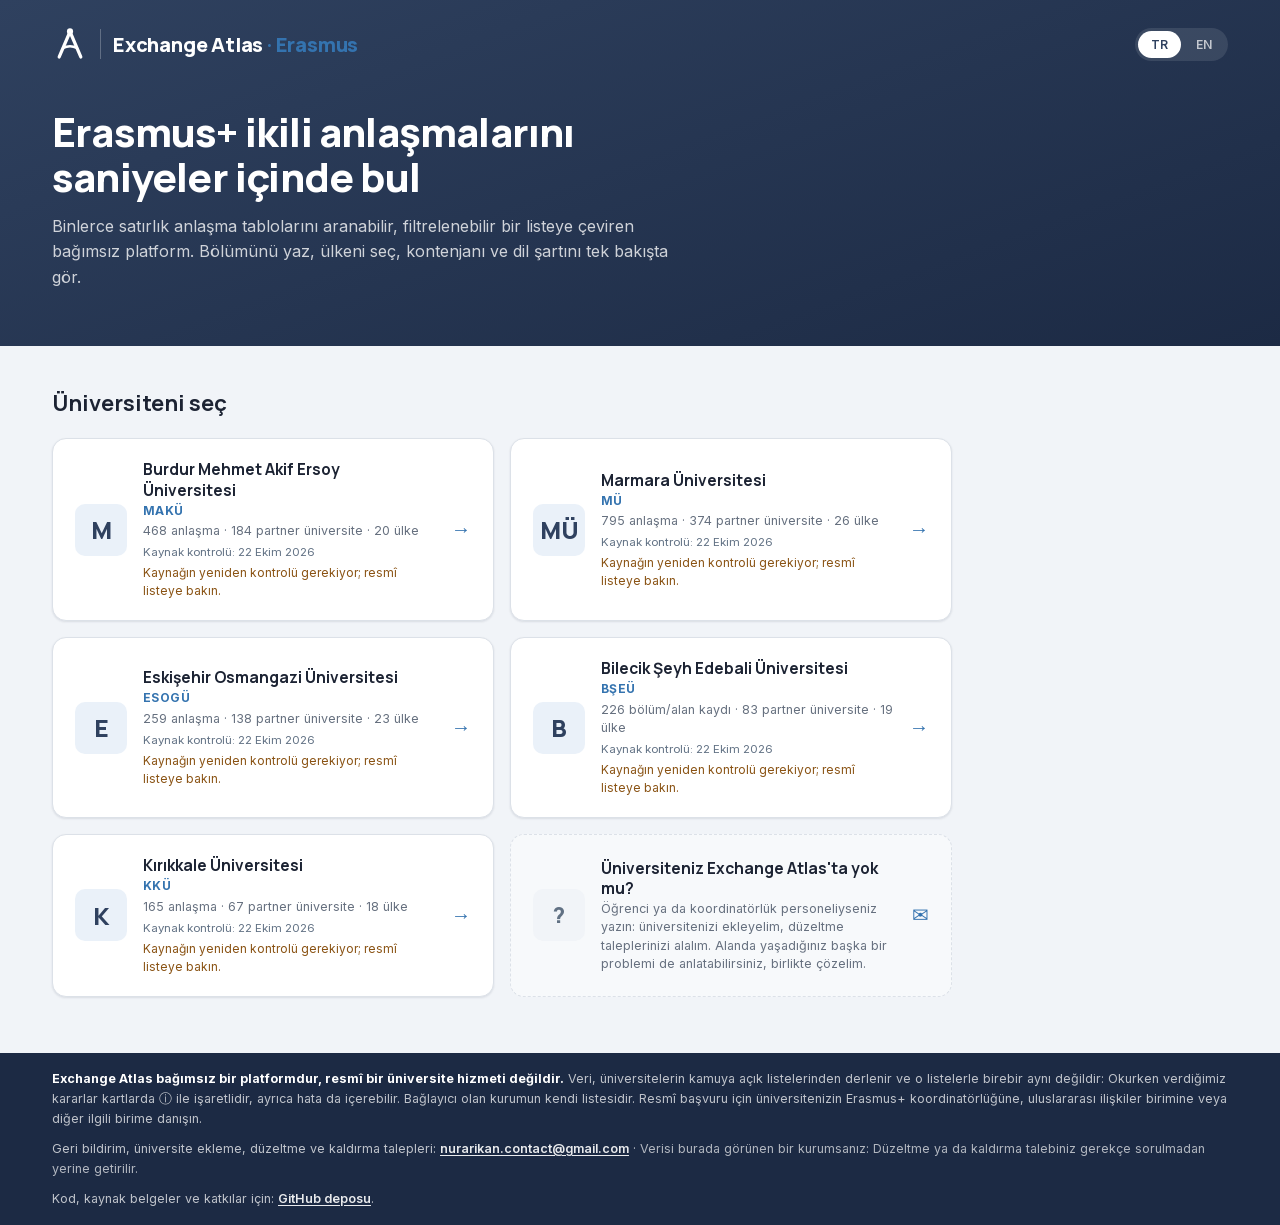
<file: site/index.html>
<!DOCTYPE html>
<html lang="tr">
<head>
  <meta charset="UTF-8">
  <meta http-equiv="Content-Security-Policy" content="default-src 'none'; script-src 'self'; style-src 'self'; font-src 'self'; img-src 'self' data:; connect-src 'self'; form-action 'none'; base-uri 'none'">
  <meta name="viewport" content="width=device-width, initial-scale=1.0">
  <title>Exchange Atlas · Erasmus · Erasmus+ İkili Anlaşmalar</title>
  <meta name="description" content="Exchange Atlas · Erasmus, üniversitelerin Erasmus+ ikili anlaşmalarını aranabilir ve filtrelenebilir biçimde sunan bağımsız platform. Üniversitenizi seçin.">
  <meta property="og:type" content="website">
  <meta property="og:site_name" content="Exchange Atlas · Erasmus">
  <meta property="og:title" content="Exchange Atlas · Erasmus+ İkili Anlaşmalar">
  <meta property="og:description" content="Erasmus+ ikili anlaşmalarını saniyeler içinde bul. Bölüm, ülke ve öğrenim düzeyine göre ara ve filtrele.">
  <meta property="og:url" content="https://exchangeatlas.org/">
  <meta property="og:image" content="https://exchangeatlas.org/og-cover-v3.png">
  <meta property="og:image:secure_url" content="https://exchangeatlas.org/og-cover-v3.png">
  <meta property="og:image:width" content="1200">
  <meta property="og:image:height" content="630">
  <meta property="og:image:alt" content="Exchange Atlas ana sayfası: Erasmus+ ikili anlaşmalarını arama ve filtreleme platformu">
  <meta property="og:locale" content="tr_TR">
  <meta property="og:locale:alternate" content="en_US">
  <meta name="twitter:card" content="summary_large_image">
  <meta name="twitter:title" content="Exchange Atlas · Erasmus+ İkili Anlaşmalar">
  <meta name="twitter:description" content="Erasmus+ ikili anlaşmalarını saniyeler içinde bul. Bölüm, ülke ve öğrenim düzeyine göre ara ve filtrele.">
  <meta name="twitter:image" content="https://exchangeatlas.org/og-cover-v3.png">
  <meta name="twitter:image:alt" content="Exchange Atlas ana sayfası">
  <link rel="icon" href="favicon.svg" type="image/svg+xml">
  <link rel="stylesheet" href="fonts.css?v=37b3ed3f6754">
  <link rel="stylesheet" href="tokens.css?v=ea04bd405de6">
  <link rel="stylesheet" href="styles.css?v=3242bae420fa">
  <link rel="canonical" href="https://exchangeatlas.org/">
</head>
<body>
  <!-- ── Landing hero ───────────────────────── -->
  <header class="landing-hero">
    <div class="landing-hero-inner">
      <div class="landing-top">
        <div class="brand-lock">
          <svg class="brand-mark" viewBox="0 0 100 100" fill="none" aria-hidden="true">
            <line x1="50" y1="16" x2="20" y2="86" stroke="currentColor" stroke-width="9" stroke-linecap="round"/>
            <line x1="50" y1="16" x2="80" y2="86" stroke="currentColor" stroke-width="9" stroke-linecap="round"/>
            <path d="M31 61 Q 50 51 69 61" stroke="currentColor" stroke-width="7" stroke-linecap="round" fill="none"/>
            <circle cx="50" cy="15" r="8.5" fill="currentColor"/>
          </svg>
          <div class="divider-bar"></div>
          <div class="brand-text">
            <div class="t1">Exchange Atlas <span class="module">· Erasmus</span></div>
          </div>
        </div>
        <div class="lang-toggle" role="group" aria-label="Language">
          <button data-lang="tr" class="active">TR</button>
          <button data-lang="en">EN</button>
        </div>
      </div>
      <div class="landing-copy">
        <h1 data-tr="Erasmus+ ikili anlaşmalarını saniyeler içinde bul" data-en="Find Erasmus+ bilateral agreements in seconds">Erasmus+ ikili anlaşmalarını saniyeler içinde bul</h1>
        <p data-tr="Binlerce satırlık anlaşma tablolarını aranabilir, filtrelenebilir bir listeye çeviren bağımsız platform. Bölümünü yaz, ülkeni seç, kontenjanı ve dil şartını tek bakışta gör."
           data-en="An independent platform that turns thousand-row agreement spreadsheets into a searchable, filterable list. Type your department, pick a country, see quotas and language requirements at a glance.">
          Binlerce satırlık anlaşma tablolarını aranabilir, filtrelenebilir bir listeye çeviren bağımsız platform. Bölümünü yaz, ülkeni seç, kontenjanı ve dil şartını tek bakışta gör.
        </p>
      </div>
    </div>
  </header>

  <noscript>
    <p class="noscript-note" data-tr="Üniversite listesi tarayıcınızda oluşturuluyor ve JavaScript kapalı görünüyor. Üniversiteleri görmek için JavaScript'i açmanız gerekiyor." data-en="The university list is built in your browser and JavaScript appears to be disabled. Enable JavaScript to see the universities.">Üniversite listesi tarayıcınızda oluşturuluyor ve JavaScript kapalı görünüyor. Üniversiteleri görmek için JavaScript'i açmanız gerekiyor.</p>
  </noscript>

  <!-- ── University selection ───────────────── -->
  <main class="landing-main">
    <h2 data-tr="Üniversiteni seç" data-en="Choose your university">Üniversiteni seç</h2>
    <div class="uni-grid" id="uniGrid">
      <a class="uni-card ghost" id="ghostCard" href="#">
        <span class="uni-emblem q" aria-hidden="true">?</span>
        <span class="uni-body">
          <span class="uni-name" data-tr="Üniversiteniz Exchange Atlas'ta yok mu?" data-en="Your university isn't on Exchange Atlas yet?">Üniversiteniz Exchange Atlas'ta yok mu?</span>
          <span class="uni-stats" data-tr="Öğrenci ya da koordinatörlük personeliyseniz yazın: üniversitenizi ekleyelim, düzeltme taleplerinizi alalım. Alanda yaşadığınız başka bir problemi de anlatabilirsiniz, birlikte çözelim." data-en="Whether you're a student or coordination-office staff, write to us: we can add your university and take correction requests. You can also tell us about any other problem you face in this field — let's solve it together.">Öğrenci ya da koordinatörlük personeliyseniz yazın: üniversitenizi ekleyelim, düzeltme taleplerinizi alalım. Alanda yaşadığınız başka bir problemi de anlatabilirsiniz, birlikte çözelim.</span>
        </span>
        <span class="uni-go" aria-hidden="true">✉</span>
      </a>
    </div>
  </main>

  <!-- ── Footer ─────────────────────────────── -->
  <footer class="app-footer">
    <p data-html data-tr="<strong>Exchange Atlas bağımsız bir platformdur, resmî bir üniversite hizmeti değildir.</strong> Veri, üniversitelerin kamuya açık listelerinden derlenir ve o listelerle birebir aynı değildir: Okurken verdiğimiz kararlar kartlarda ⓘ ile işaretlidir, ayrıca hata da içerebilir. Bağlayıcı olan kurumun kendi listesidir. Resmî başvuru için üniversitenizin Erasmus+ koordinatörlüğüne, uluslararası ilişkiler birimine veya diğer ilgili birime danışın."
       data-en="<strong>Exchange Atlas is an independent platform, not an official university service.</strong> Data is compiled from universities' publicly available lists and is not identical to them: the decisions we made while reading are marked with ⓘ on each card, and errors are possible. The institution's own list is the authoritative one. For official applications, contact your university's Erasmus+ coordination office, international relations office, or another relevant office.">
      <strong>Exchange Atlas bağımsız bir platformdur, resmî bir üniversite hizmeti değildir.</strong> Veri, üniversitelerin kamuya açık listelerinden derlenir ve o listelerle birebir aynı değildir: Okurken verdiğimiz kararlar kartlarda ⓘ ile işaretlidir, ayrıca hata da içerebilir. Bağlayıcı olan kurumun kendi listesidir. Resmî başvuru için üniversitenizin Erasmus+ koordinatörlüğüne, uluslararası ilişkiler birimine veya diğer ilgili birime danışın.
    </p>
    <p id="contactLine"></p>
    <p class="repo-line" data-html data-tr="Kod, kaynak belgeler ve katkılar için: <a href='https://github.com/nurarikan/exchange-atlas' target='_blank' rel='noopener'>GitHub deposu</a>." data-en="Code, source documents and contributions: <a href='https://github.com/nurarikan/exchange-atlas' target='_blank' rel='noopener'>GitHub repository</a>.">Kod, kaynak belgeler ve katkılar için: <a href='https://github.com/nurarikan/exchange-atlas' target='_blank' rel='noopener'>GitHub deposu</a>.</p>
  </footer>

  <script src="veri.js?v=b1f671aa5593"></script>
  <script src="home.js?v=fea2665372e9"></script>
</body>
</html>
</file>
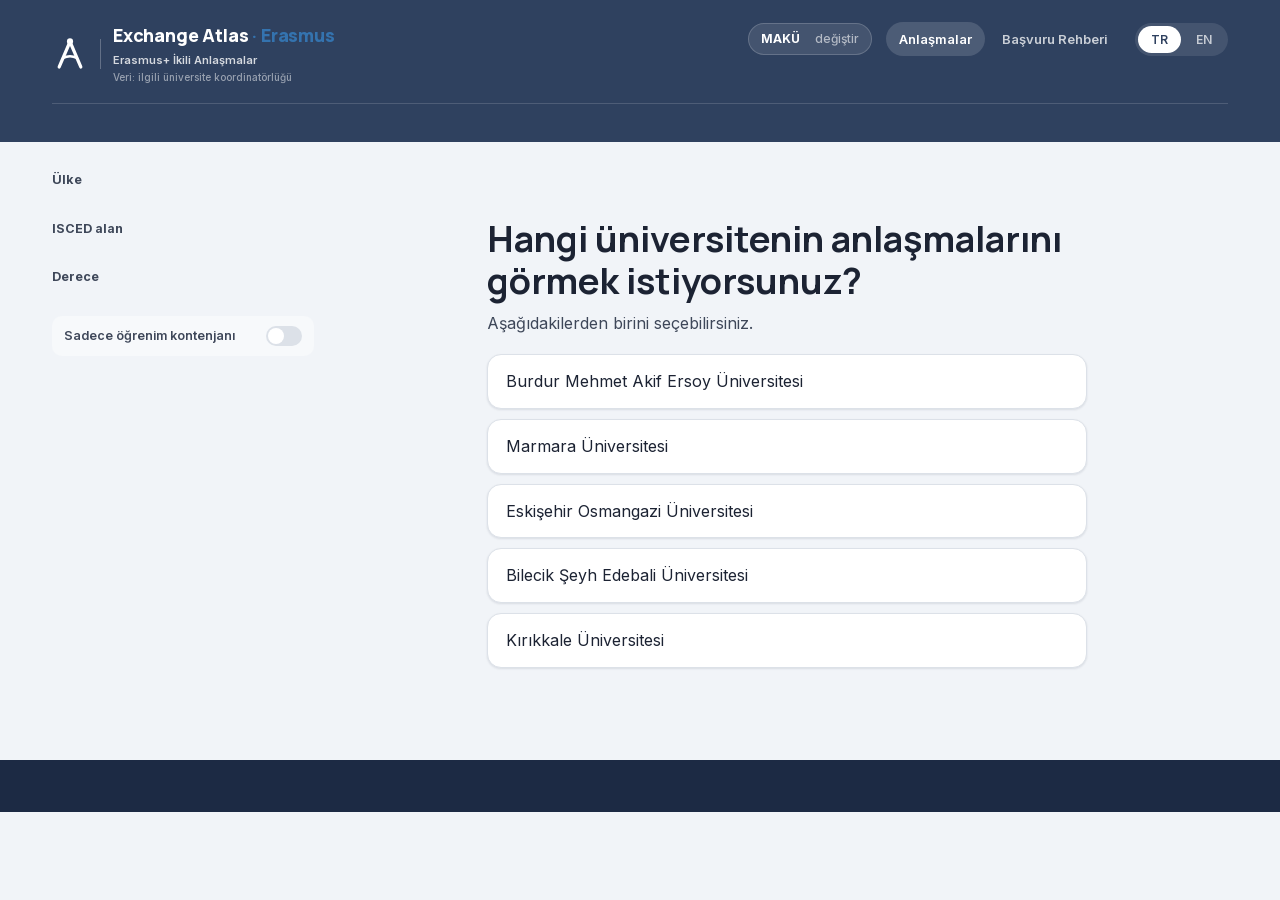
<file: site/agreements.html>
<!DOCTYPE html>
<html lang="tr">
<head>
  <meta charset="UTF-8">
  <meta http-equiv="Content-Security-Policy" content="default-src 'none'; script-src 'self'; style-src 'self'; font-src 'self'; img-src 'self' data:; connect-src 'self'; form-action 'none'; base-uri 'none'">
  <meta name="viewport" content="width=device-width, initial-scale=1.0">
  <title>Exchange Atlas · Erasmus · İkili Anlaşmalar</title>
  <meta name="description" content="Exchange Atlas · Erasmus, üniversitelerin Erasmus+ kurumlar arası ikili anlaşmaları. Aranabilir, filtrelenebilir liste.">
  <meta property="og:type" content="website">
  <meta property="og:site_name" content="Exchange Atlas · Erasmus">
  <meta property="og:title" content="Exchange Atlas · Erasmus · İkili Anlaşma Listesi">
  <meta property="og:description" content="Erasmus+ ikili anlaşmalarını bölüme, ülkeye, dereceye ve kontenjana göre filtrele.">
  <meta property="og:image" content="https://exchangeatlas.org/og-cover-v3.png">
  <meta property="og:image:secure_url" content="https://exchangeatlas.org/og-cover-v3.png">
  <meta property="og:image:width" content="1200">
  <meta property="og:image:height" content="630">
  <meta property="og:image:alt" content="Exchange Atlas anlaşma listesi ve filtreleme platformu">
  <meta property="og:url" content="https://exchangeatlas.org/agreements">
  <meta property="og:locale" content="tr_TR">
  <meta property="og:locale:alternate" content="en_US">
  <meta name="twitter:card" content="summary_large_image">
  <meta name="twitter:title" content="Exchange Atlas · Erasmus+ İkili Anlaşma Listesi">
  <meta name="twitter:description" content="Erasmus+ ikili anlaşmalarını bölüme, ülkeye, dereceye ve kontenjana göre filtrele.">
  <meta name="twitter:image" content="https://exchangeatlas.org/og-cover-v3.png">
  <meta name="twitter:image:alt" content="Exchange Atlas anlaşma listesi">
  <link rel="icon" href="favicon.svg" type="image/svg+xml">
  <link rel="stylesheet" href="fonts.css?v=37b3ed3f6754">
  <link rel="stylesheet" href="tokens.css?v=ea04bd405de6">
  <link rel="stylesheet" href="styles.css?v=3242bae420fa">
  <link rel="canonical" href="https://exchangeatlas.org/agreements">
</head>
<body>
  <!-- ── Header ─────────────────────────────── -->
  <header class="app-header">
    <div class="header-inner">
      <div class="header-top">
        <div class="brand-lock">
          <svg class="brand-mark" viewBox="0 0 100 100" fill="none" aria-hidden="true">
            <line x1="50" y1="16" x2="20" y2="86" stroke="currentColor" stroke-width="9" stroke-linecap="round"/>
            <line x1="50" y1="16" x2="80" y2="86" stroke="currentColor" stroke-width="9" stroke-linecap="round"/>
            <path d="M31 61 Q 50 51 69 61" stroke="currentColor" stroke-width="7" stroke-linecap="round" fill="none"/>
            <circle cx="50" cy="15" r="8.5" fill="currentColor"/>
          </svg>
          <div class="divider-bar"></div>
          <div class="brand-text">
            <div class="t1">Exchange Atlas <span class="module">· Erasmus</span></div>
            <div class="t2" data-i18n="descriptor">Erasmus+ İkili Anlaşmalar</div>
            <div class="t3" data-i18n="credit">Veri: ilgili üniversite koordinatörlüğü</div>
          </div>
        </div>
        <div class="header-actions">
          <a class="uni-pill" href="index.html"><span id="uniAbbr">MAKÜ</span>&nbsp;<span class="chg" data-i18n="uniChange">değiştir</span></a>
          <nav class="header-nav">
            <a href="agreements.html" class="active" data-i18n="navList">Anlaşmalar</a>
            <a href="guide.html" data-i18n="navGuide">Başvuru Rehberi</a>
          </nav>
          <div class="lang-toggle" role="group" aria-label="Language">
            <button data-lang="tr" class="active">TR</button>
            <button data-lang="en">EN</button>
          </div>
        </div>
      </div>
      <div class="stat-strip" id="statRow"></div>
    </div>
  </header>

  <!-- ── Body ───────────────────────────────── -->
  <div class="app-body">
    <!-- Filters: sidebar on desktop, bottom sheet on mobile -->
    <aside class="filters" id="filters" aria-label="Filtreler">
      <div class="sheet-handle"></div>
      <div class="sheet-head">
        <h2 data-i18n="filters">Filtrele</h2>
        <button class="clear-x" id="clearBtnSheet" data-i18n="clear">Temizle</button>
      </div>
      <div class="filters-scroll">
        <div class="filter-group">
          <div class="lbl" data-i18n="country">Ülke</div>
          <div class="chip-row" id="countryChips"></div>
        </div>
        <div class="filter-group">
          <div class="lbl" data-i18n="field">ISCED alan</div>
          <div class="chip-row" id="familyChips"></div>
        </div>
        <div class="filter-group">
          <div class="lbl" data-i18n="degree">Derece</div>
          <div class="chip-row" id="degreeChips"></div>
        </div>
        <button type="button" class="toggle-row" id="quotaToggle" aria-pressed="false">
          <span data-i18n="onlyQuota">Sadece öğrenim kontenjanı</span>
          <span class="switch" id="quotaSwitch"></span>
        </button>
      </div>
      <div class="sheet-foot">
        <button class="apply-btn" id="applyBtn"></button>
      </div>
    </aside>
    <div class="sheet-backdrop" id="sheetBackdrop" hidden></div>

    <!-- Main -->
    <main class="app-main">
      <!-- Liste veriden çiziliyor, yani betik çalışmazsa bu alan boş kalıyor.
           Öteki iki sayfada metin HTML'in içinde durduğu için böyle bir not
           gerekmiyor. -->
      <noscript>
        <p class="noscript-note" data-tr="Bu sayfadaki liste tarayıcınızda oluşturuluyor ve JavaScript kapalı görünüyor. Anlaşma listesini görmek için JavaScript'i açmanız gerekiyor. Başvuru rehberi JavaScript olmadan da okunabiliyor." data-en="The list on this page is built in your browser and JavaScript appears to be disabled. You need to enable JavaScript to see the agreements. The application guide is readable without JavaScript.">Bu sayfadaki liste tarayıcınızda oluşturuluyor ve JavaScript kapalı görünüyor. Anlaşma listesini görmek için JavaScript'i açmanız gerekiyor. Başvuru rehberi JavaScript olmadan da okunabiliyor.</p>
      </noscript>
      <!-- Kaynak bildirimi · veriden çiziliyor, çünkü sayı ve adres
           üniversiteye göre değişiyor. Sabit yazılsaydı ikinci üniversitede
           yanlış olurdu. -->
      <p class="source-notice" id="sourceNotice" hidden></p>
      <p class="source-freshness" id="sourceFreshness" role="status"></p>

      <details class="reading-guide">
        <summary data-i18n="readingGuideTitle">Alanları nasıl okumalı?</summary>
        <p data-i18n="readingGuideText">Öğrenim, staj ve personel kontenjanları ayrı gösterilir. ÖL ön lisans, sayıdan sonra gelen L lisans, YL yüksek lisans, D doktora anlamına gelir (ör. 1L = bir lisans, 2YL = iki yüksek lisans kontenjanı). Yıldızlı derece rozetleri ortak kontenjanı gösterir. Geçerlilik tarihi kaynakta yazdığı biçimde verilir.</p>
      </details>

      <div class="main-top">
        <div class="search-box">
          <svg viewBox="0 0 24 24" fill="none" stroke="currentColor" stroke-width="1.8" stroke-linecap="round"><circle cx="11" cy="11" r="7"/><line x1="21" y1="21" x2="16.5" y2="16.5"/></svg>
          <input id="search" type="search" autocomplete="off" data-i18n-ph="searchPlaceholder" placeholder="Bölüm, üniversite veya ülke ara">
        </div>
        <button type="button" class="filter-trigger" id="filterTrigger" aria-controls="filters" aria-expanded="false">
          <span data-i18n="filterBtn">⚙ Filtrele</span>
          <span class="badge-n" id="filterCount" hidden>0</span>
        </button>
      </div>

      <div class="active-chips" id="activeChips"></div>

      <div class="result-row" id="resultRow">
        <span class="result-count" id="resultCount" role="status" aria-live="polite"></span>
        <button class="clear-inline" id="clearBtn" hidden data-i18n="clear">Temizle</button>
      </div>
      <p class="field-notice" id="fieldNotice" role="status" aria-live="polite" hidden></p>

      <div class="card-grid" id="grid"></div>

      <div class="load-more-wrap">
        <button class="load-more" id="loadMore" hidden></button>
      </div>

      <div class="empty" id="empty" hidden>
        <div class="big">🧭</div>
        <p data-i18n="noResult">Aramanıza uygun anlaşma bulunamadı.</p>
      </div>
    </main>
  </div>

  <!-- ── Footer ─────────────────────────────── -->
  <footer class="app-footer">
    <p id="independenceLine"></p>
    <p id="footerText"></p>
    <p id="repoLine" class="repo-line"></p>
  </footer>

  <script src="veri.js?v=b1f671aa5593"></script>
  <script src="app.js?v=6a01dc86c734"></script>
</body>
</html>
</file>
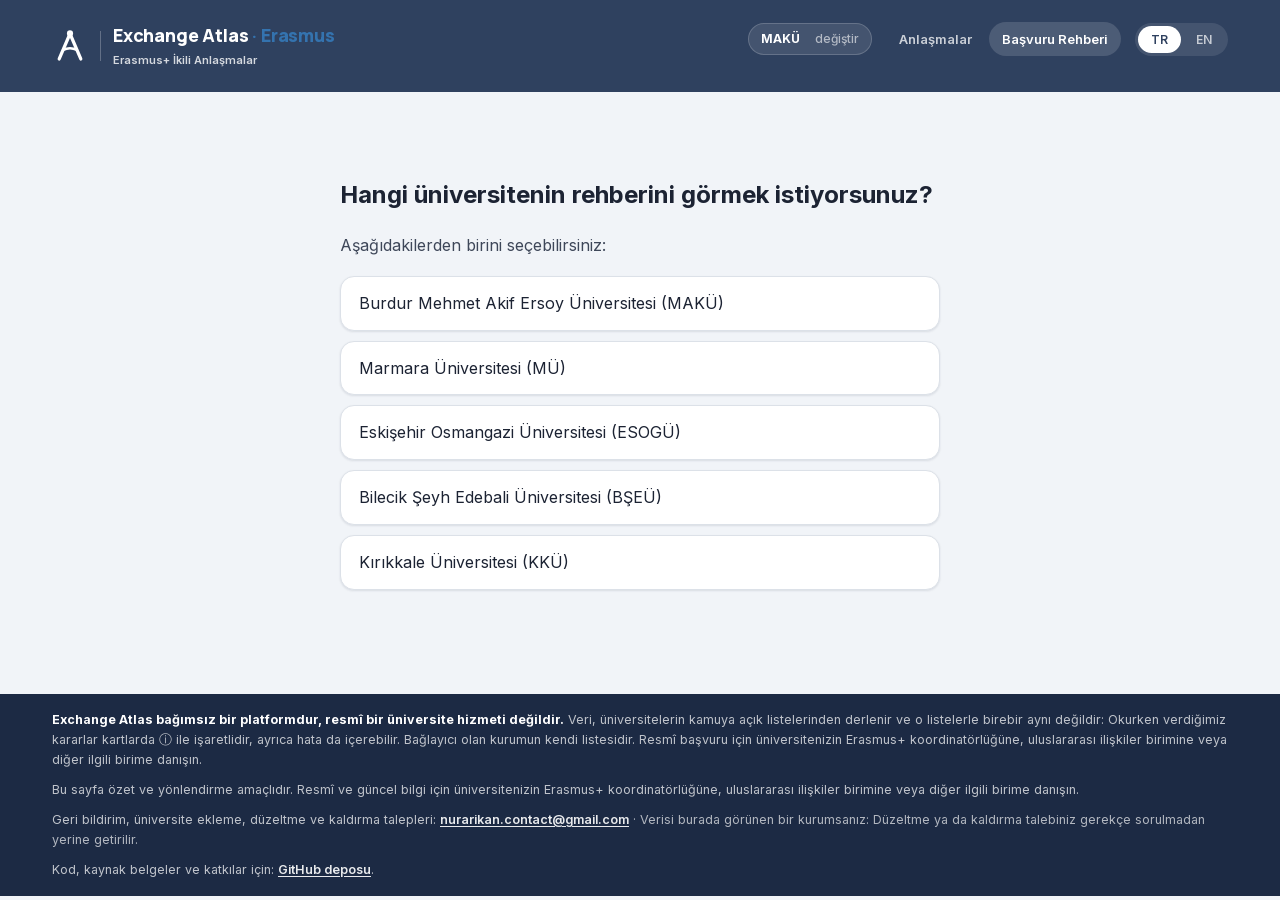
<file: site/guide.html>
<!DOCTYPE html>
<html lang="tr">
<head>
  <meta charset="UTF-8">
  <meta http-equiv="Content-Security-Policy" content="default-src 'none'; script-src 'self'; style-src 'self'; font-src 'self'; img-src 'self' data:; connect-src 'self'; form-action 'none'; base-uri 'none'">
  <meta name="viewport" content="width=device-width, initial-scale=1.0">
  <title>Exchange Atlas · Erasmus · Başvuru Rehberi</title>
  <meta name="description" content="Erasmus+ başvuru rehberi: süreç, belgeler ve resmî kaynaklar.">
  <meta property="og:type" content="website">
  <meta property="og:site_name" content="Exchange Atlas · Erasmus">
  <meta property="og:title" content="Exchange Atlas · Erasmus · Başvuru Rehberi">
  <meta property="og:description" content="Erasmus+ başvuru süreci, gerekli belgeler ve resmî kaynaklar, tek sayfada.">
  <meta property="og:image" content="https://exchangeatlas.org/og-cover-v3.png">
  <meta property="og:image:secure_url" content="https://exchangeatlas.org/og-cover-v3.png">
  <meta property="og:image:width" content="1200">
  <meta property="og:image:height" content="630">
  <meta property="og:image:alt" content="Exchange Atlas başvuru rehberi ve Erasmus+ platformu">
  <meta property="og:url" content="https://exchangeatlas.org/guide">
  <meta property="og:locale" content="tr_TR">
  <meta property="og:locale:alternate" content="en_US">
  <meta name="twitter:card" content="summary_large_image">
  <meta name="twitter:title" content="Exchange Atlas · Erasmus+ Başvuru Rehberi">
  <meta name="twitter:description" content="Erasmus+ başvuru süreci, gerekli belgeler ve resmî kaynaklar, tek sayfada.">
  <meta name="twitter:image" content="https://exchangeatlas.org/og-cover-v3.png">
  <meta name="twitter:image:alt" content="Exchange Atlas başvuru rehberi">
  <link rel="icon" href="favicon.svg" type="image/svg+xml">
  <link rel="stylesheet" href="fonts.css?v=37b3ed3f6754">
  <link rel="stylesheet" href="tokens.css?v=ea04bd405de6">
  <link rel="stylesheet" href="styles.css?v=3242bae420fa">
  <link rel="canonical" href="https://exchangeatlas.org/guide">
</head>
<body>
  <header class="app-header">
    <div class="header-inner">
      <div class="header-top">
        <div class="brand-lock">
          <svg class="brand-mark" viewBox="0 0 100 100" fill="none" aria-hidden="true">
            <line x1="50" y1="16" x2="20" y2="86" stroke="currentColor" stroke-width="9" stroke-linecap="round"/>
            <line x1="50" y1="16" x2="80" y2="86" stroke="currentColor" stroke-width="9" stroke-linecap="round"/>
            <path d="M31 61 Q 50 51 69 61" stroke="currentColor" stroke-width="7" stroke-linecap="round" fill="none"/>
            <circle cx="50" cy="15" r="8.5" fill="currentColor"/>
          </svg>
          <div class="divider-bar"></div>
          <div class="brand-text">
            <div class="t1">Exchange Atlas <span class="module">· Erasmus</span></div>
            <div class="t2" data-tr="Erasmus+ İkili Anlaşmalar" data-en="Erasmus+ Bilateral Agreements">Erasmus+ İkili Anlaşmalar</div>
            <div class="t3">Veri: ilgili üniversite koordinatörlüğü</div>
          </div>
        </div>
        <div class="header-actions">
          <a class="uni-pill" href="index.html"><span id="uniAbbr">MAKÜ</span>&nbsp;<span class="chg" data-tr="değiştir" data-en="change">değiştir</span></a>
          <nav class="header-nav">
            <a href="agreements.html" data-tr="Anlaşmalar" data-en="Agreements">Anlaşmalar</a>
            <a href="guide.html" class="active" data-tr="Başvuru Rehberi" data-en="Application Guide">Başvuru Rehberi</a>
          </nav>
          <div class="lang-toggle" role="group" aria-label="Language">
            <button data-lang="tr" class="active">TR</button>
            <button data-lang="en">EN</button>
          </div>
        </div>
      </div>
    </div>
  </header>

  <div class="guide-wrap">
    <div class="guide-hero" id="guideHero">
      <h1 data-tr="Başvuru Rehberi" data-en="Application Guide">Başvuru Rehberi</h1>
      <p data-tr="Erasmus+ hareketliliği başvurusunun nasıl işlediği, hangi belgelerin gerektiği ve resmî kaynaklar. Ayrıntılar için aşağıdaki belgeler bağlayıcıdır; bu sayfa özet ve yönlendirmedir."
         data-en="How the Erasmus+ mobility application works, which documents you need, and the official sources. The linked documents below are authoritative; this page is a summary and guide.">
        Erasmus+ hareketliliği başvurusunun nasıl işlediği, hangi belgelerin gerektiği ve resmî kaynaklar. Ayrıntılar için aşağıdaki belgeler bağlayıcıdır; bu sayfa özet ve yönlendirmedir.
      </p>
    </div>

    <div class="uni-sec" data-uni="maku" hidden>
    <div class="guide-callout">
      <span class="ic">🧭</span>
      <div class="txt">
        <b data-tr="Önce anlaşmanı bul" data-en="First, find your agreement">Önce anlaşmanı bul</b>
        <span data-tr="MAKÜ'nün yayımlanan 468 Erasmus+ KA131 anlaşmasını Exchange Atlas listesinden bölümüne ve ülkeye göre filtreleyebilirsin."
              data-en="Filter MAKÜ's 468 published Erasmus+ KA131 agreements by department and country in the Exchange Atlas list.">
          MAKÜ'nün yayımlanan 468 Erasmus+ KA131 anlaşmasını Exchange Atlas listesinden bölümüne ve ülkeye göre filtreleyebilirsin.
        </span>
        <p class="guide-data-note" data-tr="Bu sayı yayımlanan kayıtlara aittir. Kaynak dosyada kurum tarafından üstü çizilerek silindiği belirtilen bir satır listeye alınmamıştır: Powislanska Szkola Wyzsza · Acil Yardım ve Afet Yönetimi. Resmî başvuru için kurumun güncel listesini esas alın."
           data-en="This is the number of published records. One row marked as deleted by the institution in the source file is not included: Powislanska Szkola Wyzsza · Emergency Aid and Disaster Management. For official applications, use the institution's current list.">
          Bu sayı yayımlanan kayıtlara aittir. Kaynak dosyada kurum tarafından üstü çizilerek silindiği belirtilen bir satır listeye alınmamıştır: Powislanska Szkola Wyzsza · Acil Yardım ve Afet Yönetimi. Resmî başvuru için kurumun güncel listesini esas alın.
        </p>
      </div>
      <a href="agreements.html?uni=maku" data-tr="Anlaşmalara git" data-en="Go to agreements">Anlaşmalara git</a>
    </div>

    <section class="guide-section">
      <h2 data-tr="Başvuru süreci" data-en="Application process">Başvuru süreci</h2>
      <p class="sec-note"
         data-tr="Başvuru ilanları, takvim ve kurallar MAKÜ Uluslararası İlişkiler Koordinatörlüğü tarafından duyurulur. Bu sayfa yalnızca resmî kaynaklara yönlendirir; güncel ilan metni her zaman bağlayıcıdır."
         data-en="Application calls, calendars and rules are announced by the MAKÜ International Relations Office. This page only points to official sources; the current call text is always authoritative.">
        Başvuru ilanları, takvim ve kurallar MAKÜ Uluslararası İlişkiler Koordinatörlüğü tarafından duyurulur. Bu sayfa yalnızca resmî kaynaklara yönlendirir; güncel ilan metni her zaman bağlayıcıdır.
      </p>
    </section>

    <section class="guide-section">
      <h2 data-tr="Resmî sayfalar" data-en="Official pages">Resmî sayfalar</h2>
      <div class="link-list">
        <a href="https://iro.mehmetakif.edu.tr/tr" target="_blank" rel="noopener"><span class="lic">↗</span><span data-tr="Uluslararası İlişkiler Koordinatörlüğü" data-en="International Relations Office">Uluslararası İlişkiler Koordinatörlüğü</span><span class="arrow">→</span></a>
        <a href="https://iro.mehmetakif.edu.tr/content/17005/erasmus" target="_blank" rel="noopener"><span class="lic">↗</span><span data-tr="Erasmus+ programı" data-en="Erasmus+ programme">Erasmus+ programı</span><span class="arrow">→</span></a>
        <a href="https://iro.mehmetakif.edu.tr/content/24317/1/erasmus-ka131-ikili-anlasmalari" target="_blank" rel="noopener"><span class="lic">↗</span><span data-tr="KA131 ikili anlaşmalar (kaynak liste)" data-en="KA131 bilateral agreements (source list)">KA131 ikili anlaşmalar (kaynak liste)</span><span class="arrow">→</span></a>
        <a href="https://iro.mehmetakif.edu.tr/content/17010/free-mover" target="_blank" rel="noopener"><span class="lic">↗</span><span data-tr="Free mover" data-en="Free mover">Free mover</span><span class="arrow">→</span></a>
        <a href="https://iro.mehmetakif.edu.tr/content/17008/mevlana" target="_blank" rel="noopener"><span class="lic">↗</span><span data-tr="Mevlana Değişim Programı" data-en="Mevlana Exchange Programme">Mevlana Değişim Programı</span><span class="arrow">→</span></a>
        <a href="https://iro.mehmetakif.edu.tr/content/17006/bologna" target="_blank" rel="noopener"><span class="lic">↗</span><span data-tr="Bologna süreci" data-en="Bologna process">Bologna süreci</span><span class="arrow">→</span></a>
        <a href="https://iro.mehmetakif.edu.tr/content/17007/iaeste" target="_blank" rel="noopener"><span class="lic">↗</span><span data-tr="IAESTE (staj değişimi)" data-en="IAESTE (traineeship exchange)">IAESTE (staj değişimi)</span><span class="arrow">→</span></a>
        <a href="https://iro.mehmetakif.edu.tr/content/17012/bua" target="_blank" rel="noopener"><span class="lic">↗</span><span data-tr="BUA (Balkan Üniversiteler Birliği)" data-en="BUA (Balkan Universities Association)">BUA (Balkan Üniversiteler Birliği)</span><span class="arrow">→</span></a>
        <a href="https://iro.mehmetakif.edu.tr/content/17013/ufuk-avrupa-horizon-europe" target="_blank" rel="noopener"><span class="lic">↗</span><span data-tr="Ufuk Avrupa (Horizon Europe)" data-en="Horizon Europe">Ufuk Avrupa (Horizon Europe)</span><span class="arrow">→</span></a>
        <a href="https://iro.mehmetakif.edu.tr/content/17009/uluslararasi-ogrenci-ofisi" target="_blank" rel="noopener"><span class="lic">↗</span><span data-tr="Uluslararası Öğrenci Ofisi" data-en="International Student Office">Uluslararası Öğrenci Ofisi</span><span class="arrow">→</span></a>
      </div>
    </section>

    <section class="guide-section">
      <h2 data-tr="Geri bildirim" data-en="Feedback">Geri bildirim</h2>
      <div class="link-list">
        <a href="https://iro.mehmetakif.edu.tr/content/23970/istek-ve-oneriler" target="_blank" rel="noopener"><span class="lic">↗</span><span data-tr="İstek ve öneriler" data-en="Requests and suggestions">İstek ve öneriler</span><span class="arrow">→</span></a>
        <a href="https://docs.google.com/forms/d/e/1FAIpQLSd5n0TJFpddOrGPEzEQLmydFN3m_G9PGHIPKGqXyXNWYYIYhg/viewform" target="_blank" rel="noopener"><span class="lic">↗</span><span data-tr="İstek ve öneri formu (Google Form)" data-en="Request and suggestion form (Google Form)">İstek ve öneri formu (Google Form)</span><span class="arrow">→</span></a>
      </div>
    </section>
    </div>

    <div class="uni-sec" data-uni="marmara" hidden>
    <div class="guide-callout">
      <span class="ic">🧭</span>
      <div class="txt">
        <b data-tr="Önce anlaşmanı bul" data-en="First, find your agreement">Önce anlaşmanı bul</b>
        <span data-tr="Marmara Üniversitesi'nin yayımlanan 795 Erasmus+ KA131 anlaşmasını Exchange Atlas listesinden bölümüne, ülkeye ve öğrenim düzeyine göre filtreleyebilirsin."
              data-en="Filter Marmara University's 795 published Erasmus+ KA131 agreements by department, country and study level in the Exchange Atlas list.">
          Marmara Üniversitesi'nin yayımlanan 795 Erasmus+ KA131 anlaşmasını Exchange Atlas listesinden bölümüne, ülkeye ve öğrenim düzeyine göre filtreleyebilirsin.
        </span>
        <p class="guide-data-note" data-tr="Kaynak tablo 27 fakülte/birim sayfasından ve her sayfanın altındaki yabancı dil sözlüğünden derlenmiştir. Parantezli kontenjan gösterimleri (ör. 2(L,YL,D)) kademeler arası ortak kontenjanı ifade eder ve kartlarda yıldızlı rozetle işaretlenir."
           data-en="The source workbook is compiled from 27 faculty/unit sheets and the language legend at the bottom of each sheet. Parenthesised quota notations (e.g. 2(L,YL,D)) indicate shared quotas across levels and are marked with a starred badge on the cards.">
          Kaynak tablo 27 fakülte/birim sayfasından ve her sayfanın altındaki yabancı dil sözlüğünden derlenmiştir. Parantezli kontenjan gösterimleri (ör. 2(L,YL,D)) kademeler arası ortak kontenjanı ifade eder ve kartlarda yıldızlı rozetle işaretlenir.
        </p>
      </div>
      <a href="agreements.html?uni=marmara" data-tr="Anlaşmalara git" data-en="Go to agreements">Anlaşmalara git</a>
    </div>

    <section class="guide-section">
      <h2 data-tr="Başvuru süreci" data-en="Application process">Başvuru süreci</h2>
      <p class="sec-note"
         data-tr="Başvuru ilanları, yabancı dil sınavı duyuruları ve seçim takvimi Marmara Üniversitesi Uluslararası İlişkiler Koordinatörlüğü tarafından yayımlanır. Bu sayfa yalnızca resmî kaynaklara yönlendirir; güncel ilan metni her zaman bağlayıcıdır."
         data-en="Application calls, language exam announcements and selection calendars are published by the Marmara University International Relations Office. This page only points to official sources; the current call text is always authoritative.">
        Başvuru ilanları, yabancı dil sınavı duyuruları ve seçim takvimi Marmara Üniversitesi Uluslararası İlişkiler Koordinatörlüğü tarafından yayımlanır. Bu sayfa yalnızca resmî kaynaklara yönlendirir; güncel ilan metni her zaman bağlayıcıdır.
      </p>
    </section>

    <section class="guide-section">
      <h2 data-tr="Resmî sayfalar" data-en="Official pages">Resmî sayfalar</h2>
      <div class="link-list">
        <a href="https://uluslararasi.marmara.edu.tr/" target="_blank" rel="noopener"><span class="lic">↗</span><span data-tr="Uluslararası İlişkiler Koordinatörlüğü" data-en="International Relations Office">Uluslararası İlişkiler Koordinatörlüğü</span><span class="arrow">→</span></a>
        <a href="https://cloud.marmara.edu.tr/s/1kNVSU18NKjHkdy?openfile=true" target="_blank" rel="noopener"><span class="lic">↗</span><span data-tr="KA131 ikili anlaşmalar (kaynak liste)" data-en="KA131 bilateral agreements (source list)">KA131 ikili anlaşmalar (kaynak liste)</span><span class="arrow">→</span></a>
      </div>
    </section>
    </div>

    <div class="uni-sec" data-uni="esogu" hidden>
    <div class="guide-callout">
      <span class="ic">🧭</span>
      <div class="txt">
        <b data-tr="Önce anlaşmanı bul" data-en="First, find your agreement">Önce anlaşmanı bul</b>
        <span data-tr="ESOGÜ'nün yayımlanan 259 Erasmus+ ikili anlaşmasını Exchange Atlas listesinden bölümüne, ülkeye ve öğrenim düzeyine göre filtreleyebilirsin."
              data-en="Filter ESOGU's 259 published Erasmus+ bilateral agreements by department, country and study level in the Exchange Atlas list.">
          ESOGÜ'nün yayımlanan 259 Erasmus+ ikili anlaşmasını Exchange Atlas listesinden bölümüne, ülkeye ve öğrenim düzeyine göre filtreleyebilirsin.
        </span>
        <p class="guide-data-note" data-tr="Kaynak tabloda fakülte ve bölüm hücreleri blok başında yazılıdır; öğrenim kontenjanları dört ayrı kademe sütunundan (ÖL, L, YL, D) okunur. Partner kurumların web adresleri kartların altında doğrudan bağlantıyla gösterilir."
           data-en="In the source sheet, faculty and department cells are written at the start of each block; study quotas are read from four separate level columns (ÖL, L, YL, D). Partner university websites are linked directly at the bottom of the cards.">
          Kaynak tabloda fakülte ve bölüm hücreleri blok başında yazılıdır; öğrenim kontenjanları dört ayrı kademe sütunundan (ÖL, L, YL, D) okunur. Partner kurumların web adresleri kartların altında doğrudan bağlantıyla gösterilir.
        </p>
      </div>
      <a href="agreements.html?uni=esogu" data-tr="Anlaşmalara git" data-en="Go to agreements">Anlaşmalara git</a>
    </div>

    <section class="guide-section">
      <h2 data-tr="Başvuru süreci" data-en="Application process">Başvuru süreci</h2>
      <p class="sec-note"
         data-tr="Başvuru ilanları, takvim ve uygulama ilkeleri ESOGÜ Uluslararası İlişkiler Birimi tarafından duyurulur. Bu sayfa yalnızca resmî kaynaklara yönlendirir; güncel ilan metni her zaman bağlayıcıdır."
         data-en="Application calls, calendars and implementation rules are announced by the ESOGU International Relations Office. This page only points to official sources; the current call text is always authoritative.">
        Başvuru ilanları, takvim ve uygulama ilkeleri ESOGÜ Uluslararası İlişkiler Birimi tarafından duyurulur. Bu sayfa yalnızca resmî kaynaklara yönlendirir; güncel ilan metni her zaman bağlayıcıdır.
      </p>
    </section>

    <section class="guide-section">
      <h2 data-tr="Resmî sayfalar" data-en="Official pages">Resmî sayfalar</h2>
      <div class="link-list">
        <a href="https://iro.ogu.edu.tr/" target="_blank" rel="noopener"><span class="lic">↗</span><span data-tr="Uluslararası İlişkiler Birimi" data-en="International Relations Office">Uluslararası İlişkiler Birimi</span><span class="arrow">→</span></a>
        <a href="https://iro.ogu.edu.tr/Sayfa/Index/22/ikili-anlasmalar" target="_blank" rel="noopener"><span class="lic">↗</span><span data-tr="Erasmus+ ikili anlaşmalar (kaynak liste)" data-en="Erasmus+ bilateral agreements (source list)">Erasmus+ ikili anlaşmalar (kaynak liste)</span><span class="arrow">→</span></a>
      </div>
    </section>
    </div>

    <div class="uni-sec" data-uni="bilecik" hidden>
    <div class="guide-callout">
      <span class="ic">🧭</span>
      <div class="txt">
        <b data-tr="Önce anlaşmanı bul" data-en="First, find your agreement">Önce anlaşmanı bul</b>
        <span data-tr="BŞEÜ'nün yayımlanan 226 Erasmus+ bölüm/alan kaydını Exchange Atlas listesinden bölümüne, ISCED alanına ve ülkeye göre filtreleyebilirsin."
              data-en="Filter BSEU's 226 published Erasmus+ department/field records by department, ISCED field and country in the Exchange Atlas list.">
          BŞEÜ'nün yayımlanan 226 Erasmus+ bölüm/alan kaydını Exchange Atlas listesinden bölümüne, ISCED alanına ve ülkeye göre filtreleyebilirsin.
        </span>
        <p class="guide-data-note" data-tr="Kaynak tabloda birleştirilmiş kontenjan hücreleri birden çok bölüm satırını kapsar; bu ortak kontenjanlar kartlarda açıkça belirtilir ve kartlardaki sayılar toplanmamalıdır. Kontenjanlar kişi × ay (öğrenci) ve kişi × gün (personel) biçiminde korunur."
           data-en="In the source table, merged quota cells span multiple department rows; these shared quotas are explicitly noted on the cards and must not be added together. Quotas are preserved as people × months (students) and people × days (staff).">
          Kaynak tabloda birleştirilmiş kontenjan hücreleri birden çok bölüm satırını kapsar; bu ortak kontenjanlar kartlarda açıkça belirtilir ve kartlardaki sayılar toplanmamalıdır. Kontenjanlar kişi × ay (öğrenci) ve kişi × gün (personel) biçiminde korunur.
        </p>
      </div>
      <a href="agreements.html?uni=bilecik" data-tr="Anlaşmalara git" data-en="Go to agreements">Anlaşmalara git</a>
    </div>

    <section class="guide-section">
      <h2 data-tr="Başvuru süreci" data-en="Application process">Başvuru süreci</h2>
      <p class="sec-note"
         data-tr="Başvuru ilanları, takvim ve kurallar BŞEÜ Uluslararası İlişkiler Ofisi Koordinatörlüğü tarafından duyurulur. Bu sayfa yalnızca resmî kaynaklara yönlendirir; güncel ilan metni her zaman bağlayıcıdır."
         data-en="Application calls, calendars and rules are announced by the BSEU International Relations Office. This page only points to official sources; the current call text is always authoritative.">
        Başvuru ilanları, takvim ve kurallar BŞEÜ Uluslararası İlişkiler Ofisi Koordinatörlüğü tarafından duyurulur. Bu sayfa yalnızca resmî kaynaklara yönlendirir; güncel ilan metni her zaman bağlayıcıdır.
      </p>
    </section>

    <section class="guide-section">
      <h2 data-tr="Resmî sayfalar" data-en="Official pages">Resmî sayfalar</h2>
      <div class="link-list">
        <a href="https://bilecik.edu.tr/uluslararasi" target="_blank" rel="noopener"><span class="lic">↗</span><span data-tr="Uluslararası İlişkiler Ofisi Koordinatörlüğü" data-en="International Relations Office">Uluslararası İlişkiler Ofisi Koordinatörlüğü</span><span class="arrow">→</span></a>
        <a href="https://bilecik.edu.tr/uluslararasi/Icerik/Anla%C5%9Fmalar_95fd9" target="_blank" rel="noopener"><span class="lic">↗</span><span data-tr="Erasmus+ ikili anlaşmalar (kaynak liste)" data-en="Erasmus+ bilateral agreements (source list)">Erasmus+ ikili anlaşmalar (kaynak liste)</span><span class="arrow">→</span></a>
      </div>
    </section>
    </div>

    <div class="uni-sec" data-uni="kku" hidden>
    <div class="guide-callout">
      <span class="ic">🧭</span>
      <div class="txt">
        <b data-tr="Önce anlaşmanı bul" data-en="First, find your agreement">Önce anlaşmanı bul</b>
        <span data-tr="KKÜ'nün yayımlanan 165 Erasmus+ KA131 anlaşmasını Exchange Atlas listesinden bölümüne, akademik birimine ve ülkeye göre filtreleyebilirsin."
              data-en="Filter KKU's 165 published Erasmus+ KA131 agreements by department, academic unit and country in the Exchange Atlas list.">
          KKÜ'nün yayımlanan 165 Erasmus+ KA131 anlaşmasını Exchange Atlas listesinden bölümüne, akademik birimine ve ülkeye göre filtreleyebilirsin.
        </span>
        <p class="guide-data-note" data-tr="Kaynak tabloda akademik birim ve bölüm ayrı sütunlarda yer alır; Tüm bölümler olarak kayıtlı anlaşmalarda hangi fakültenin kastedildiği kart üzerinde doğrudan gösterilir."
           data-en="In the source sheet, academic unit and department are in separate columns; for agreements listed as All departments, the relevant faculty is shown directly on the card.">
          Kaynak tabloda akademik birim ve bölüm ayrı sütunlarda yer alır; Tüm bölümler olarak kayıtlı anlaşmalarda hangi fakültenin kastedildiği kart üzerinde doğrudan gösterilir.
        </p>
      </div>
      <a href="agreements.html?uni=kku" data-tr="Anlaşmalara git" data-en="Go to agreements">Anlaşmalara git</a>
    </div>

    <section class="guide-section">
      <h2 data-tr="Başvuru süreci" data-en="Application process">Başvuru süreci</h2>
      <p class="sec-note"
         data-tr="Başvuru ilanları, takvim ve kurallar KKÜ Dış İlişkiler ve AB Koordinatörlüğü tarafından duyurulur. Bu sayfa yalnızca resmî kaynaklara yönlendirir; güncel ilan metni her zaman bağlayıcıdır."
         data-en="Application calls, calendars and rules are announced by the KKU International Relations and EU Coordination Office. This page only points to official sources; the current call text is always authoritative.">
        Başvuru ilanları, takvim ve kurallar KKÜ Dış İlişkiler ve AB Koordinatörlüğü tarafından duyurulur. Bu sayfa yalnızca resmî kaynaklara yönlendirir; güncel ilan metni her zaman bağlayıcıdır.
      </p>
    </section>

    <section class="guide-section">
      <h2 data-tr="Resmî sayfalar" data-en="Official pages">Resmî sayfalar</h2>
      <div class="link-list">
        <a href="https://abofisi.kku.edu.tr/" target="_blank" rel="noopener"><span class="lic">↗</span><span data-tr="Dış İlişkiler ve AB Koordinatörlüğü" data-en="International Relations and EU Coordination Office">Dış İlişkiler ve AB Koordinatörlüğü</span><span class="arrow">→</span></a>
        <a href="https://abofisi.kku.edu.tr/Idari/Sayfa/Index?Sayfa=Erasmusplusbelgeler" target="_blank" rel="noopener"><span class="lic">↗</span><span data-tr="Erasmus+ belgeler ve ikili anlaşmalar (kaynak liste)" data-en="Erasmus+ documents and bilateral agreements (source list)">Erasmus+ belgeler ve ikili anlaşmalar (kaynak liste)</span><span class="arrow">→</span></a>
      </div>
    </section>
    </div>

    <!-- Rehberi henüz eklenmemiş üniversiteler -->
    <div id="noGuideSec" hidden>
      <div class="guide-callout">
        <span class="ic">ℹ</span>
        <div class="txt">
          <b id="noGuideTitle">Rehber henüz eklenmedi</b>
          <span id="noGuideMsg">Bu üniversitenin öğrencisi ya da koordinatörlük personeliyseniz başvuru rehberinin hazırlanmasına katkıda bulunabilirsiniz.</span>
        </div>
        <a id="noGuideAgrLink" href="agreements.html">Anlaşmalara git</a>
      </div>
    </div>

    <!-- Tanınmayan / seçilmeyen üniversite -->
    <div class="uni-missing" id="missingUniSec" hidden>
      <h2 id="missingTitle" data-tr="Hangi üniversitenin rehberini görmek istiyorsunuz?" data-en="Which university's guide would you like to see?">Hangi üniversitenin rehberini görmek istiyorsunuz?</h2>
      <p id="missingPick" data-tr="Aşağıdakilerden birini seçebilirsiniz:" data-en="You can choose one below:">Aşağıdakilerden birini seçebilirsiniz:</p>
      <ul id="missingUniList"></ul>
    </div>

  </div>

  <footer class="app-footer">
    <!-- Bağımsızlık uyarısı üç sayfada da footer'ın ilk satırı · testle bağlı -->
    <p data-html data-tr="<strong>Exchange Atlas bağımsız bir platformdur, resmî bir üniversite hizmeti değildir.</strong> Veri, üniversitelerin kamuya açık listelerinden derlenir ve o listelerle birebir aynı değildir: Okurken verdiğimiz kararlar kartlarda ⓘ ile işaretlidir, ayrıca hata da içerebilir. Bağlayıcı olan kurumun kendi listesidir. Resmî başvuru için üniversitenizin Erasmus+ koordinatörlüğüne, uluslararası ilişkiler birimine veya diğer ilgili birime danışın."
       data-en="<strong>Exchange Atlas is an independent platform, not an official university service.</strong> Data is compiled from universities' publicly available lists and is not identical to them: the decisions we made while reading are marked with ⓘ on each card, and errors are possible. The institution's own list is the authoritative one. For official applications, contact your university's Erasmus+ coordination office, international relations office, or another relevant office.">
      <strong>Exchange Atlas bağımsız bir platformdur, resmî bir üniversite hizmeti değildir.</strong> Veri, üniversitelerin kamuya açık listelerinden derlenir ve o listelerle birebir aynı değildir: Okurken verdiğimiz kararlar kartlarda ⓘ ile işaretlidir, ayrıca hata da içerebilir. Bağlayıcı olan kurumun kendi listesidir. Resmî başvuru için üniversitenizin Erasmus+ koordinatörlüğüne, uluslararası ilişkiler birimine veya diğer ilgili birime danışın.
    </p>
    <p data-tr="Bu sayfa özet ve yönlendirme amaçlıdır. Resmî ve güncel bilgi için üniversitenizin Erasmus+ koordinatörlüğüne, uluslararası ilişkiler birimine veya diğer ilgili birime danışın."
       data-en="This page is a summary and guide. For official and up-to-date information, please contact your university's Erasmus+ coordination office, international relations office, or another relevant office."><strong>Bu sayfa özet ve yönlendirme amaçlıdır.</strong> Resmî ve güncel bilgi için üniversitenizin Erasmus+ koordinatörlüğüne, uluslararası ilişkiler birimine veya diğer ilgili birime danışın.</p>
    <p id="contactLine"></p>
    <p class="repo-line" data-html data-tr="Kod, kaynak belgeler ve katkılar için: <a href='https://github.com/nurarikan/exchange-atlas' target='_blank' rel='noopener'>GitHub deposu</a>." data-en="Code, source documents and contributions: <a href='https://github.com/nurarikan/exchange-atlas' target='_blank' rel='noopener'>GitHub repository</a>.">Kod, kaynak belgeler ve katkılar için: <a href='https://github.com/nurarikan/exchange-atlas' target='_blank' rel='noopener'>GitHub deposu</a>.</p>
  </footer>

  <script src="veri.js?v=b1f671aa5593"></script>
  <script src="guide.js?v=149aa22916bd"></script>
</body>
</html>
</file>
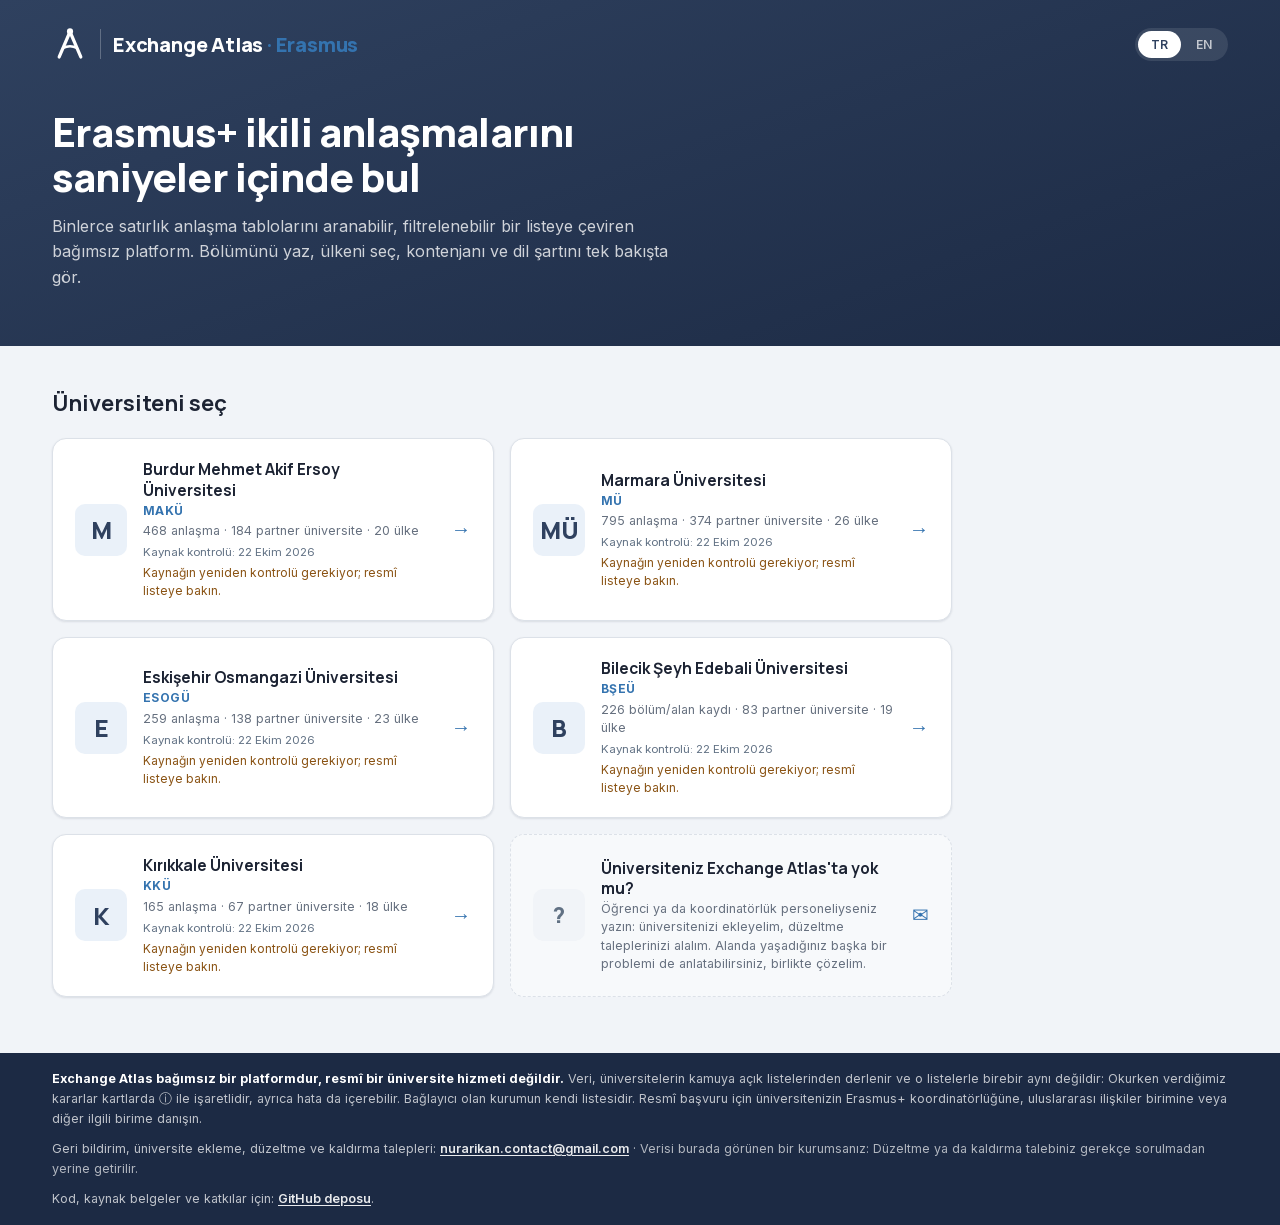
<file: site/linkedin.html>
<!DOCTYPE html>
<html lang="tr">
<head>
  <meta charset="UTF-8">
  <meta http-equiv="Content-Security-Policy" content="default-src 'none'; script-src 'self'; style-src 'self'; font-src 'self'; img-src 'self' data:; connect-src 'self'; form-action 'none'; base-uri 'none'">
  <meta name="viewport" content="width=device-width, initial-scale=1.0">
  <title>Exchange Atlas · Erasmus · Erasmus+ İkili Anlaşmalar</title>
  <meta name="description" content="Exchange Atlas · Erasmus, üniversitelerin Erasmus+ ikili anlaşmalarını aranabilir ve filtrelenebilir biçimde sunan bağımsız platform. Üniversitenizi seçin.">
  <meta property="og:type" content="website">
  <meta property="og:site_name" content="Exchange Atlas · Erasmus">
  <meta property="og:title" content="Exchange Atlas · Erasmus+ İkili Anlaşmalar">
  <meta property="og:description" content="Erasmus+ ikili anlaşmalarını saniyeler içinde bul. Bölüm, ülke ve öğrenim düzeyine göre ara ve filtrele.">
  <meta property="og:url" content="https://exchangeatlas.org/linkedin">
  <meta name="robots" content="noindex,follow">
  <meta property="og:image" content="https://exchangeatlas.org/og-cover-v4.png">
  <meta property="og:image:secure_url" content="https://exchangeatlas.org/og-cover-v4.png">
  <meta property="og:image:width" content="1200">
  <meta property="og:image:height" content="630">
  <meta property="og:image:alt" content="Exchange Atlas ana sayfası: Erasmus+ ikili anlaşmalarını arama ve filtreleme platformu">
  <meta property="og:locale" content="tr_TR">
  <meta property="og:locale:alternate" content="en_US">
  <meta name="twitter:card" content="summary_large_image">
  <meta name="twitter:title" content="Exchange Atlas · Erasmus+ İkili Anlaşmalar">
  <meta name="twitter:description" content="Erasmus+ ikili anlaşmalarını saniyeler içinde bul. Bölüm, ülke ve öğrenim düzeyine göre ara ve filtrele.">
  <meta name="twitter:image" content="https://exchangeatlas.org/og-cover-v4.png">
  <meta name="twitter:image:alt" content="Exchange Atlas ana sayfası">
  <link rel="icon" href="favicon.svg" type="image/svg+xml">
  <link rel="stylesheet" href="fonts.css?v=37b3ed3f6754">
  <link rel="stylesheet" href="tokens.css?v=ea04bd405de6">
  <link rel="stylesheet" href="styles.css?v=3242bae420fa">
  <link rel="canonical" href="https://exchangeatlas.org/linkedin">
</head>
<body>
  <!-- ── Landing hero ───────────────────────── -->
  <header class="landing-hero">
    <div class="landing-hero-inner">
      <div class="landing-top">
        <div class="brand-lock">
          <svg class="brand-mark" viewBox="0 0 100 100" fill="none" aria-hidden="true">
            <line x1="50" y1="16" x2="20" y2="86" stroke="currentColor" stroke-width="9" stroke-linecap="round"/>
            <line x1="50" y1="16" x2="80" y2="86" stroke="currentColor" stroke-width="9" stroke-linecap="round"/>
            <path d="M31 61 Q 50 51 69 61" stroke="currentColor" stroke-width="7" stroke-linecap="round" fill="none"/>
            <circle cx="50" cy="15" r="8.5" fill="currentColor"/>
          </svg>
          <div class="divider-bar"></div>
          <div class="brand-text">
            <div class="t1">Exchange Atlas <span class="module">· Erasmus</span></div>
          </div>
        </div>
        <div class="lang-toggle" role="group" aria-label="Language">
          <button data-lang="tr" class="active">TR</button>
          <button data-lang="en">EN</button>
        </div>
      </div>
      <div class="landing-copy">
        <h1 data-tr="Erasmus+ ikili anlaşmalarını saniyeler içinde bul" data-en="Find Erasmus+ bilateral agreements in seconds">Erasmus+ ikili anlaşmalarını saniyeler içinde bul</h1>
        <p data-tr="Binlerce satırlık anlaşma tablolarını aranabilir, filtrelenebilir bir listeye çeviren bağımsız platform. Bölümünü yaz, ülkeni seç, kontenjanı ve dil şartını tek bakışta gör."
           data-en="An independent platform that turns thousand-row agreement spreadsheets into a searchable, filterable list. Type your department, pick a country, see quotas and language requirements at a glance.">
          Binlerce satırlık anlaşma tablolarını aranabilir, filtrelenebilir bir listeye çeviren bağımsız platform. Bölümünü yaz, ülkeni seç, kontenjanı ve dil şartını tek bakışta gör.
        </p>
      </div>
    </div>
  </header>

  <noscript>
    <p class="noscript-note" data-tr="Üniversite listesi tarayıcınızda oluşturuluyor ve JavaScript kapalı görünüyor. Üniversiteleri görmek için JavaScript'i açmanız gerekiyor." data-en="The university list is built in your browser and JavaScript appears to be disabled. Enable JavaScript to see the universities.">Üniversite listesi tarayıcınızda oluşturuluyor ve JavaScript kapalı görünüyor. Üniversiteleri görmek için JavaScript'i açmanız gerekiyor.</p>
  </noscript>

  <!-- ── University selection ───────────────── -->
  <main class="landing-main">
    <h2 data-tr="Üniversiteni seç" data-en="Choose your university">Üniversiteni seç</h2>
    <div class="uni-grid" id="uniGrid">
      <a class="uni-card ghost" id="ghostCard" href="#">
        <span class="uni-emblem q" aria-hidden="true">?</span>
        <span class="uni-body">
          <span class="uni-name" data-tr="Üniversiteniz Exchange Atlas'ta yok mu?" data-en="Your university isn't on Exchange Atlas yet?">Üniversiteniz Exchange Atlas'ta yok mu?</span>
          <span class="uni-stats" data-tr="Öğrenci ya da koordinatörlük personeliyseniz yazın: üniversitenizi ekleyelim, düzeltme taleplerinizi alalım. Alanda yaşadığınız başka bir problemi de anlatabilirsiniz, birlikte çözelim." data-en="Whether you're a student or coordination-office staff, write to us: we can add your university and take correction requests. You can also tell us about any other problem you face in this field — let's solve it together.">Öğrenci ya da koordinatörlük personeliyseniz yazın: üniversitenizi ekleyelim, düzeltme taleplerinizi alalım. Alanda yaşadığınız başka bir problemi de anlatabilirsiniz, birlikte çözelim.</span>
        </span>
        <span class="uni-go" aria-hidden="true">✉</span>
      </a>
    </div>
  </main>

  <!-- ── Footer ─────────────────────────────── -->
  <footer class="app-footer">
    <p data-html data-tr="<strong>Exchange Atlas bağımsız bir platformdur, resmî bir üniversite hizmeti değildir.</strong> Veri, üniversitelerin kamuya açık listelerinden derlenir ve o listelerle birebir aynı değildir: Okurken verdiğimiz kararlar kartlarda ⓘ ile işaretlidir, ayrıca hata da içerebilir. Bağlayıcı olan kurumun kendi listesidir. Resmî başvuru için üniversitenizin Erasmus+ koordinatörlüğüne, uluslararası ilişkiler birimine veya diğer ilgili birime danışın."
       data-en="<strong>Exchange Atlas is an independent platform, not an official university service.</strong> Data is compiled from universities' publicly available lists and is not identical to them: the decisions we made while reading are marked with ⓘ on each card, and errors are possible. The institution's own list is the authoritative one. For official applications, contact your university's Erasmus+ coordination office, international relations office, or another relevant office.">
      <strong>Exchange Atlas bağımsız bir platformdur, resmî bir üniversite hizmeti değildir.</strong> Veri, üniversitelerin kamuya açık listelerinden derlenir ve o listelerle birebir aynı değildir: Okurken verdiğimiz kararlar kartlarda ⓘ ile işaretlidir, ayrıca hata da içerebilir. Bağlayıcı olan kurumun kendi listesidir. Resmî başvuru için üniversitenizin Erasmus+ koordinatörlüğüne, uluslararası ilişkiler birimine veya diğer ilgili birime danışın.
    </p>
    <p id="contactLine"></p>
    <p class="repo-line" data-html data-tr="Kod, kaynak belgeler ve katkılar için: <a href='https://github.com/nurarikan/exchange-atlas' target='_blank' rel='noopener'>GitHub deposu</a>." data-en="Code, source documents and contributions: <a href='https://github.com/nurarikan/exchange-atlas' target='_blank' rel='noopener'>GitHub repository</a>.">Kod, kaynak belgeler ve katkılar için: <a href='https://github.com/nurarikan/exchange-atlas' target='_blank' rel='noopener'>GitHub deposu</a>.</p>
  </footer>

  <script src="veri.js?v=b1f671aa5593"></script>
  <script src="home.js?v=fea2665372e9"></script>
</body>
</html>
</file>
<file: site/fonts.css>
/* Self-hosted webfonts (Manrope + Inter, latin + latin-ext). Dış çağrı yok.
   Kaynak: Google Fonts, OFL lisansı. Üretim: scripts ile indirildi. */

/* latin-ext */
@font-face {
  font-family: 'Inter';
  font-style: normal;
  font-weight: 400;
  font-display: swap;
  src: url(fonts/inter-400-latin-ext.woff2) format('woff2');
  unicode-range: U+0100-02BA, U+02BD-02C5, U+02C7-02CC, U+02CE-02D7, U+02DD-02FF, U+0304, U+0308, U+0329, U+1D00-1DBF, U+1E00-1E9F, U+1EF2-1EFF, U+2020, U+20A0-20AB, U+20AD-20C0, U+2113, U+2C60-2C7F, U+A720-A7FF;
}

/* latin */
@font-face {
  font-family: 'Inter';
  font-style: normal;
  font-weight: 400;
  font-display: swap;
  src: url(fonts/inter-400-latin.woff2) format('woff2');
  unicode-range: U+0000-00FF, U+0131, U+0152-0153, U+02BB-02BC, U+02C6, U+02DA, U+02DC, U+0304, U+0308, U+0329, U+2000-206F, U+20AC, U+2122, U+2191, U+2193, U+2212, U+2215, U+FEFF, U+FFFD;
}

/* latin-ext */
@font-face {
  font-family: 'Inter';
  font-style: normal;
  font-weight: 500;
  font-display: swap;
  src: url(fonts/inter-500-latin-ext.woff2) format('woff2');
  unicode-range: U+0100-02BA, U+02BD-02C5, U+02C7-02CC, U+02CE-02D7, U+02DD-02FF, U+0304, U+0308, U+0329, U+1D00-1DBF, U+1E00-1E9F, U+1EF2-1EFF, U+2020, U+20A0-20AB, U+20AD-20C0, U+2113, U+2C60-2C7F, U+A720-A7FF;
}

/* latin */
@font-face {
  font-family: 'Inter';
  font-style: normal;
  font-weight: 500;
  font-display: swap;
  src: url(fonts/inter-500-latin.woff2) format('woff2');
  unicode-range: U+0000-00FF, U+0131, U+0152-0153, U+02BB-02BC, U+02C6, U+02DA, U+02DC, U+0304, U+0308, U+0329, U+2000-206F, U+20AC, U+2122, U+2191, U+2193, U+2212, U+2215, U+FEFF, U+FFFD;
}

/* latin-ext */
@font-face {
  font-family: 'Inter';
  font-style: normal;
  font-weight: 600;
  font-display: swap;
  src: url(fonts/inter-600-latin-ext.woff2) format('woff2');
  unicode-range: U+0100-02BA, U+02BD-02C5, U+02C7-02CC, U+02CE-02D7, U+02DD-02FF, U+0304, U+0308, U+0329, U+1D00-1DBF, U+1E00-1E9F, U+1EF2-1EFF, U+2020, U+20A0-20AB, U+20AD-20C0, U+2113, U+2C60-2C7F, U+A720-A7FF;
}

/* latin */
@font-face {
  font-family: 'Inter';
  font-style: normal;
  font-weight: 600;
  font-display: swap;
  src: url(fonts/inter-600-latin.woff2) format('woff2');
  unicode-range: U+0000-00FF, U+0131, U+0152-0153, U+02BB-02BC, U+02C6, U+02DA, U+02DC, U+0304, U+0308, U+0329, U+2000-206F, U+20AC, U+2122, U+2191, U+2193, U+2212, U+2215, U+FEFF, U+FFFD;
}

/* latin-ext */
@font-face {
  font-family: 'Inter';
  font-style: normal;
  font-weight: 700;
  font-display: swap;
  src: url(fonts/inter-700-latin-ext.woff2) format('woff2');
  unicode-range: U+0100-02BA, U+02BD-02C5, U+02C7-02CC, U+02CE-02D7, U+02DD-02FF, U+0304, U+0308, U+0329, U+1D00-1DBF, U+1E00-1E9F, U+1EF2-1EFF, U+2020, U+20A0-20AB, U+20AD-20C0, U+2113, U+2C60-2C7F, U+A720-A7FF;
}

/* latin */
@font-face {
  font-family: 'Inter';
  font-style: normal;
  font-weight: 700;
  font-display: swap;
  src: url(fonts/inter-700-latin.woff2) format('woff2');
  unicode-range: U+0000-00FF, U+0131, U+0152-0153, U+02BB-02BC, U+02C6, U+02DA, U+02DC, U+0304, U+0308, U+0329, U+2000-206F, U+20AC, U+2122, U+2191, U+2193, U+2212, U+2215, U+FEFF, U+FFFD;
}

/* latin-ext */
@font-face {
  font-family: 'Manrope';
  font-style: normal;
  font-weight: 400;
  font-display: swap;
  src: url(fonts/manrope-400-latin-ext.woff2) format('woff2');
  unicode-range: U+0100-02BA, U+02BD-02C5, U+02C7-02CC, U+02CE-02D7, U+02DD-02FF, U+0304, U+0308, U+0329, U+1D00-1DBF, U+1E00-1E9F, U+1EF2-1EFF, U+2020, U+20A0-20AB, U+20AD-20C0, U+2113, U+2C60-2C7F, U+A720-A7FF;
}

/* latin */
@font-face {
  font-family: 'Manrope';
  font-style: normal;
  font-weight: 400;
  font-display: swap;
  src: url(fonts/manrope-400-latin.woff2) format('woff2');
  unicode-range: U+0000-00FF, U+0131, U+0152-0153, U+02BB-02BC, U+02C6, U+02DA, U+02DC, U+0304, U+0308, U+0329, U+2000-206F, U+20AC, U+2122, U+2191, U+2193, U+2212, U+2215, U+FEFF, U+FFFD;
}

/* latin-ext */
@font-face {
  font-family: 'Manrope';
  font-style: normal;
  font-weight: 500;
  font-display: swap;
  src: url(fonts/manrope-500-latin-ext.woff2) format('woff2');
  unicode-range: U+0100-02BA, U+02BD-02C5, U+02C7-02CC, U+02CE-02D7, U+02DD-02FF, U+0304, U+0308, U+0329, U+1D00-1DBF, U+1E00-1E9F, U+1EF2-1EFF, U+2020, U+20A0-20AB, U+20AD-20C0, U+2113, U+2C60-2C7F, U+A720-A7FF;
}

/* latin */
@font-face {
  font-family: 'Manrope';
  font-style: normal;
  font-weight: 500;
  font-display: swap;
  src: url(fonts/manrope-500-latin.woff2) format('woff2');
  unicode-range: U+0000-00FF, U+0131, U+0152-0153, U+02BB-02BC, U+02C6, U+02DA, U+02DC, U+0304, U+0308, U+0329, U+2000-206F, U+20AC, U+2122, U+2191, U+2193, U+2212, U+2215, U+FEFF, U+FFFD;
}

/* latin-ext */
@font-face {
  font-family: 'Manrope';
  font-style: normal;
  font-weight: 600;
  font-display: swap;
  src: url(fonts/manrope-600-latin-ext.woff2) format('woff2');
  unicode-range: U+0100-02BA, U+02BD-02C5, U+02C7-02CC, U+02CE-02D7, U+02DD-02FF, U+0304, U+0308, U+0329, U+1D00-1DBF, U+1E00-1E9F, U+1EF2-1EFF, U+2020, U+20A0-20AB, U+20AD-20C0, U+2113, U+2C60-2C7F, U+A720-A7FF;
}

/* latin */
@font-face {
  font-family: 'Manrope';
  font-style: normal;
  font-weight: 600;
  font-display: swap;
  src: url(fonts/manrope-600-latin.woff2) format('woff2');
  unicode-range: U+0000-00FF, U+0131, U+0152-0153, U+02BB-02BC, U+02C6, U+02DA, U+02DC, U+0304, U+0308, U+0329, U+2000-206F, U+20AC, U+2122, U+2191, U+2193, U+2212, U+2215, U+FEFF, U+FFFD;
}

/* latin-ext */
@font-face {
  font-family: 'Manrope';
  font-style: normal;
  font-weight: 700;
  font-display: swap;
  src: url(fonts/manrope-700-latin-ext.woff2) format('woff2');
  unicode-range: U+0100-02BA, U+02BD-02C5, U+02C7-02CC, U+02CE-02D7, U+02DD-02FF, U+0304, U+0308, U+0329, U+1D00-1DBF, U+1E00-1E9F, U+1EF2-1EFF, U+2020, U+20A0-20AB, U+20AD-20C0, U+2113, U+2C60-2C7F, U+A720-A7FF;
}

/* latin */
@font-face {
  font-family: 'Manrope';
  font-style: normal;
  font-weight: 700;
  font-display: swap;
  src: url(fonts/manrope-700-latin.woff2) format('woff2');
  unicode-range: U+0000-00FF, U+0131, U+0152-0153, U+02BB-02BC, U+02C6, U+02DA, U+02DC, U+0304, U+0308, U+0329, U+2000-206F, U+20AC, U+2122, U+2191, U+2193, U+2212, U+2215, U+FEFF, U+FFFD;
}

/* latin-ext */
@font-face {
  font-family: 'Manrope';
  font-style: normal;
  font-weight: 800;
  font-display: swap;
  src: url(fonts/manrope-800-latin-ext.woff2) format('woff2');
  unicode-range: U+0100-02BA, U+02BD-02C5, U+02C7-02CC, U+02CE-02D7, U+02DD-02FF, U+0304, U+0308, U+0329, U+1D00-1DBF, U+1E00-1E9F, U+1EF2-1EFF, U+2020, U+20A0-20AB, U+20AD-20C0, U+2113, U+2C60-2C7F, U+A720-A7FF;
}

/* latin */
@font-face {
  font-family: 'Manrope';
  font-style: normal;
  font-weight: 800;
  font-display: swap;
  src: url(fonts/manrope-800-latin.woff2) format('woff2');
  unicode-range: U+0000-00FF, U+0131, U+0152-0153, U+02BB-02BC, U+02C6, U+02DA, U+02DC, U+0304, U+0308, U+0329, U+2000-206F, U+20AC, U+2122, U+2191, U+2193, U+2212, U+2215, U+FEFF, U+FFFD;
}
</file>
<file: site/tokens.css>
/* =========================================================================
   Design Tokens
   Exchange Atlas · Erasmus · bağımsız platform markası
   DİLMER tasarım ailesiyle aynı kökten, kendi karakteriyle.
   v1.0 · 6 Temmuz 2026
   ========================================================================= */

/* ── Bu dosyadaki değerlerin gerekçe durumu ──────────────────────────────────
   Dürüstlük notu. Aşağıdaki sayılar ve renkler üç ayrı kategoriye giriyor ve
   bugün hangisinin hangisi olduğu **kayıtlı değil**:

     ölçüldü            · bir gereksinime karşı sınanmış (ör. kontrast oranı)
     düşünüldü          · gerekçesi var ama ölçülmedi (ör. ölçek adımları)
     hiç düşünülmedi    · bir kez yazıldı, sorun çıkarmadığı için sorgulanmadı

   Bilinen tek köken kaydı `--brand-navy` için var (aşağıda). Geri kalanı için
   gerekçe yazılı değil; "böyle daha iyi" diye okunmamalıdır.

   Uydurulmuş gerekçe, eksik gerekçeden kötüdür: eksik olan sorulabilir,
   uydurulmuş olan sorgulanmaz. Bu yüzden buraya olmayan bir gerekçe
   yazılmıyor, boşluk olduğu gibi bırakılıyor.

   Erişilebilirlik: kontrast ÖLÇÜLDÜ ve DÜZELTİLDİ (1 Ağustos 2026). Üç renk
   WCAG AA eşiğinin (4.5:1) altındaydı ve gerçek içerikte kullanılıyordu:

     --ink-4      #93A0B0 → #617184   kart notu, yer tutucu, boş sonuç mesajı
     --ink-3      #6B7686 → #66707F   sonuç sayısı, alan filtresi uyarısı
     --brand-blue #4387C7 → #3473AF   kart bağlantıları, Temizle düğmesi

   Ton korunarak yalnız açıklık düşürüldü. Eşik **iki zemine karşı** hesaplandı
   (beyaz kart ve --bg-paper); ilk denemede yalnız beyaza bakılmıştı ve kağıt
   zeminde kalan bir kullanım gözden kaçmıştı.

   Denetim: tests/test_yayina_hazirlik.py -- renkler buradan okunuyor, değer
   değişince kendiliğinden yeniden ölçülüyor.
   ───────────────────────────────────────────────────────────────────────── */

@import url('fonts.css');

:root {
  /* ── Atlas Kurumsal ── */
  /* Birincil renk. Kökeni: proje Isparta Uygulamalı Bilimler Üniversitesi'nde
     başladı ve bu lacivert oradan alındı. Üniversite platformda değil; renk,
     işin nerede doğduğunu taşıdığı için korunuyor. Değiştirmek teknik olarak
     serbest, ama o zaman bu köken kaydı da anlamını yitirir. */
  --brand-navy:        #2F415F;
  --brand-navy-deep:   #1C2A44;   /* hover, koyu zemin, header */
  --brand-blue:        #3473AF;   /* açık etkileşim mavisi · link, focus, ikon */
  --brand-blue-soft:   #EAF1F9;   /* tint yüzey, hover, seçili chip zemini */
  --brand-blue-mist:   #F3F7FC;

  /* ── Sıcak vurgu · hareketlilik / Erasmus katmanı (ölçülü kullan) ── */
  /* Aşağıdaki üç sıcak ton ve --brand-blue-mist bugün HİÇ kullanılmıyor
     (ölçüldü, 1 Ağustos 2026). Palet rezervi olarak duruyorlar; ölü kod
     değiller ama "kullanılıyor" da sanılmamalı. */
  --brand-warm:        #D9822B;
  --brand-warm-deep:   #B4661A;
  --brand-warm-mist:   #FBEEDE;

  /* ── Modül vurgu renkleri ── Atlas şemsiye markası altında her program
     (Erasmus, Mevlana, Farabi …) aynı iskelete bu tek değişkenle takılır.
     Ana lacivert (--brand-navy) HER modülde ortak ve sabit kalır. ── */
  --module-erasmus:    var(--brand-blue);  /* bu belge: Erasmus modülü */
  --module-mevlana:    #3FA593;            /* rezerve · Mevlana Değişim Programı */
  --module-farabi:     #B4661A;            /* rezerve · Farabi Değişim Programı */
  --module-accent:     var(--module-erasmus); /* aktif modül · sayfa genelinde bunu kullan */

  /* ── Nötr sistem (saf siyah yok) ── */
  --ink:               #1C2333;
  --ink-2:             #3E4759;
  --ink-3:             #66707F;
  --ink-4:             #617184;
  --line:              #DCE1E8;
  --line-soft:         #EAEDF2;
  --bg:                #FFFFFF;
  /* Kart zemini. Bir dönem on üç yerde `#fff` diye sabitti ve rengin
     bir karar olduğu görünmüyordu · tokens.css'in işi tam olarak
     kararları görünür kılmak. */
  --bg-card:           #FFFFFF;
  --bg-cream:          #F7F9FB;
  --bg-paper:          #F1F4F8;

  /* ── Semantik ── */
  --success:           #2E8B57;
  --success-mist:      #E5F3EB;
  --warning:           #C97A22;
  --warning-mist:      #FBEEDE;

  /* Ink shades for chip labels. These are NOT decorative variants: --success
     and --warning fail WCAG AA on their own mist backgrounds (3.71 and 2.92).
     Measured; see tests/test_yayina_hazirlik.py. Do not "simplify" a chip's color
     back to --success / --warning. */
  --success-ink:       #1F6640;   /* on --success-mist: 6.05 */
  --warning-ink:       #8A5314;   /* on --warning-mist: 5.52 */

  /* Modal scrim. Same blue-grey base as --shadow-1, kept as its own token so
     it is not mistaken for a shadow. */
  --scrim:             rgba(28,42,68,.45);
  --danger:            #C0392B;
  --danger-mist:       #FBEAE8;
  --info:              var(--brand-blue);
  --info-mist:         var(--brand-blue-soft);

  /* ── Tipografi (DİLMER ailesiyle aynı · Manrope + Inter) ── */
  --font-display:      "Manrope", "Inter", "Helvetica Neue", Arial, sans-serif;
  --font-body:         "Inter", "Helvetica Neue", Arial, sans-serif;
  --font-mono:         "JetBrains Mono", "Source Code Pro", ui-monospace, monospace;

  --text-xs:   12px;  --lh-xs: 1.4;
  --text-sm:   14px;  --lh-sm: 1.5;
  --text-base: 16px;  --lh-base: 1.55;
  --text-md:   18px;  --lh-md: 1.5;
  --text-lg:   22px;  --lh-lg: 1.35;
  --text-xl:   28px;  --lh-xl: 1.25;
  --text-2xl:  36px;  --lh-2xl: 1.15;
  --text-3xl:  48px;  --lh-3xl: 1.08;
  --text-4xl:  64px;  --lh-4xl: 1.02;

  --w-reg:  400; --w-med: 500; --w-semi: 600; --w-bold: 700; --w-extra: 800;

  --tracking-tight: -0.02em;
  --tracking-snug:  -0.01em;
  --tracking-wide:  0.03em;
  --tracking-caps:  0.08em;

  /* ── Boşluk (4px) ── */
  --s-1: 4px; --s-2: 8px; --s-3: 12px; --s-4: 16px; --s-5: 24px;
  --s-6: 32px; --s-7: 48px; --s-8: 64px; --s-9: 96px;

  /* ── Radius · kurumsal, hafif yumuşatılmış ── */
  --r-sm: 6px; --r-md: 10px; --r-lg: 14px; --r-xl: 20px; --r-pill: 999px;

  /* ── Gölge · akademik, ölçülü ── */
  --shadow-1: 0 1px 2px rgba(28,42,68,.06), 0 1px 3px rgba(28,42,68,.05);
  --shadow-2: 0 2px 8px rgba(28,42,68,.07), 0 8px 20px rgba(28,42,68,.06);
  --shadow-3: 0 12px 32px rgba(28,42,68,.12), 0 4px 10px rgba(28,42,68,.05);
  --ring:     0 0 0 3px rgba(67,135,199,.30);

  /* ── Hareket ── */
  --ease-out: cubic-bezier(.22,.61,.36,1);
  --t-fast: 140ms; --t-base: 220ms; --t-slow: 360ms;
}

* { box-sizing: border-box; }
html, body { margin: 0; padding: 0; }
body {
  font-family: var(--font-body);
  font-size: var(--text-base);
  line-height: var(--lh-base);
  color: var(--ink);
  background: var(--bg);
  -webkit-font-smoothing: antialiased;
  text-rendering: optimizeLegibility;
}
a { color: var(--brand-blue); }
a:hover { color: var(--brand-navy); }

/* ── Burada on dört yardımcı sınıf vardı (2 Ağustos 2026'da silindi) ──────────
   .t-h1 … .t-mono, .surface-*, .divider, .card · bir tipografi ve yüzey kiti.
   Hiçbiri kullanılmıyordu: ne HTML'de, ne app.js'in ürettiği işaretlemede, ne
   styles.css'te, ne de deponun tek bir commit'inde. Projeye ilk iskeletle
   birlikte, DİLMER tasarım ailesinden gelmişlerdi.

   Aynı işi styles.css zaten kendi yapıyor: .agr-card kendi kenarını ve gölgesini
   tanımlıyor, .t-h1 yerine .guide-hero h1 var. Yani kit bir seçenek değil,
   kullanılmayan bir ikinci uygulamaydı.

   Ölçek token'ları (--text-*, --lh-*, --tracking-*, --w-*) BIRAKILDI. Bu dosyanın
   işi ölçeği tanımlamak; sınıflar o ölçeğin bir kullanımıydı, ölçeğin kendisi
   değil. Bugün 81 token'ın 34'ü kullanılıyor -- geri kalanı "kullanılıyor"
   sanılmasın diye bu not duruyor. ── */
</file>
<file: site/styles.css>
/* =========================================================================
   Exchange Atlas · Erasmus · uygulama stilleri
   tokens.css üstüne kurulu. Tasarım handoff'una (Atlas-04-screens) sadık.
   ========================================================================= */

body { background: var(--bg-paper); }
.container { max-width: 1240px; margin: 0 auto; }

/* ── Header ─────────────────────────────── */
.app-header { background: var(--brand-navy); }
.header-inner { max-width: 1240px; margin: 0 auto; padding: 22px 32px; }
.header-top { display: flex; align-items: flex-start; justify-content: space-between; gap: 16px; }

.brand-lock { display: flex; align-items: center; gap: 12px; }
.brand-mark { width: 36px; height: 36px; color: #fff; flex-shrink: 0; }
.brand-lock .divider-bar { width: 1px; height: 30px; background: rgba(255,255,255,.25); }
.brand-lock .t1 { font-family: var(--font-display); font-weight: 800; font-size: 18px; letter-spacing: -.01em; color: #fff; }
.brand-lock .t1 .module { color: var(--module-accent); }
.brand-lock .t2 { font-family: var(--font-body); font-weight: 600; font-size: 11px; color: rgba(255,255,255,.8); margin-top: 2px; }
.brand-lock .t3 { font-family: var(--font-body); font-weight: 500; font-size: 10px; color: rgba(255,255,255,.5); margin-top: 1px; }

.lang-toggle { display: inline-flex; background: rgba(255,255,255,.1); border-radius: var(--r-pill); padding: 3px; gap: 2px; flex-shrink: 0; }
.lang-toggle button { border: 0; background: transparent; color: rgba(255,255,255,.7); font-family: var(--font-body); font-weight: 600; font-size: 12px; padding: 6px 13px; border-radius: var(--r-pill); cursor: pointer; transition: color var(--t-fast); }
.lang-toggle button.active { background: var(--bg-card); color: var(--brand-navy); }

.stat-strip { display: flex; gap: 32px; margin-top: 18px; padding-top: 16px; border-top: 1px solid rgba(255,255,255,.15); flex-wrap: wrap; }
.stat-strip .stat b { font-family: var(--font-display); font-weight: 800; font-size: 19px; color: #fff; display: block; }
.stat-strip .stat span { font-size: 11px; color: rgba(255,255,255,.6); }

/* ── Body layout ────────────────────────── */
.app-body { max-width: 1240px; margin: 0 auto; display: grid; grid-template-columns: 262px 1fr; gap: 32px; padding: 28px 32px 44px; align-items: start; }

/* ── Filters (desktop sidebar) ──────────── */
.filters { position: sticky; top: 16px; display: flex; flex-direction: column; gap: 20px; }
.filters-scroll { display: flex; flex-direction: column; gap: 20px; }
.sheet-handle, .sheet-head, .sheet-foot { display: none; }

.filter-group .lbl { font-family: var(--font-body); font-weight: 700; font-size: 12.5px; color: var(--ink-2); margin-bottom: 9px; }
.chip-row { display: flex; flex-wrap: wrap; gap: 7px; }

.chip-select { display: inline-flex; align-items: center; gap: 5px; font-size: 12.5px; font-weight: 600; padding: 6px 12px; border-radius: var(--r-pill); border: 1.5px solid var(--line); background: var(--bg-card); color: var(--ink-2); cursor: pointer; user-select: none;
  /* `all` yerine adlar: hover ve .active yalnız bu üçünü değiştiriyor, ölçüldü. */
  transition: background var(--t-fast) var(--ease-out), border-color var(--t-fast) var(--ease-out), color var(--t-fast) var(--ease-out); }
.chip-select:hover { border-color: var(--brand-blue); color: var(--brand-navy); }
.chip-select .n { color: var(--ink-3); font-weight: 500; }
.chip-select.active { background: var(--brand-blue-soft); border-color: var(--brand-blue); color: var(--brand-navy); }
.chip-select.active .n { color: var(--brand-navy); }

.toggle-row { display: flex; align-items: center; justify-content: space-between; gap: 12px; padding: 10px 12px; background: var(--bg-cream); border-radius: var(--r-md); cursor: pointer; border: 0; font: inherit; width: 100%; text-align: left; }
button.chip-select { font-family: var(--font-body); }
:focus-visible { outline: 2px solid var(--brand-blue); outline-offset: 2px; }
.toggle-row span:first-child { font-size: 12.5px; font-weight: 600; color: var(--ink-2); }
.switch { width: 36px; height: 20px; border-radius: 999px; background: var(--line); position: relative; flex-shrink: 0; transition: background var(--t-fast); }
.switch.on { background: var(--brand-blue); }
.switch::after { content: ""; position: absolute; top: 2px; left: 2px; width: 16px; height: 16px; border-radius: 50%; background: var(--bg-card); transition: transform var(--t-fast) var(--ease-out); }
.switch.on::after { transform: translateX(16px); }

/* ── Main ───────────────────────────────── */
.app-main { min-width: 0; }
.main-top { display: flex; align-items: center; gap: 14px; }
.search-box { flex: 1; min-width: 0; display: flex; align-items: center; gap: 10px; background: var(--bg-card); border: 1.5px solid var(--line); border-radius: var(--r-lg); padding: 14px 18px; box-shadow: var(--shadow-1); transition: border-color var(--t-fast), box-shadow var(--t-fast); }
.search-box:focus-within { border-color: var(--brand-blue); box-shadow: var(--ring); }
.search-box svg { width: 18px; height: 18px; color: var(--ink-3); flex-shrink: 0; }
/* min-width: 0 · input'un varsayılan asgari genişliği (~20 karakter) arama
   kutusunun çok dar ekranlarda daralmasını engelliyor, satır taşıyordu. */
.search-box input { border: 0; outline: 0; font-family: var(--font-body); font-size: 15px; color: var(--ink); flex: 1; background: transparent; min-width: 0; }
.search-box input::placeholder { color: var(--ink-4); }

.filter-trigger { display: none; }

.active-chips { display: none; }

.result-row { display: flex; align-items: center; gap: 10px; margin: 16px 0 18px; font-size: 13px; color: var(--ink-3); }
.result-count .n { font-weight: 700; color: var(--ink); }
/* Alan filtresi açıkken elenen ISCED'siz kayıtların sayısını bildiren satır. */
.field-notice { margin: -2px 0 12px; font-size: 12.5px; line-height: 1.45; color: var(--ink-3); }
.field-notice[hidden] { display: none; }
.clear-inline { background: none; border: 0; color: var(--brand-blue); font-family: var(--font-body); font-weight: 600; font-size: 13px; cursor: pointer; }
.clear-inline[hidden] { display: none; }

.card-grid { display: grid; grid-template-columns: repeat(auto-fill, minmax(330px, 1fr)); gap: 18px; }

/* ── Agreement card ─────────────────────── */
/* min-width: 0 · grid öğeleri varsayılan olarak içeriklerinin en dar hâlinden
   küçülemez; kart çok dar ekranlarda kendi sütununu yırtıyordu. */
.agr-card { background: var(--bg-card); border: 1px solid var(--line); border-radius: var(--r-lg); padding: 20px 22px; box-shadow: var(--shadow-1); display: flex; flex-direction: column; min-width: 0; transition: box-shadow var(--t-base) var(--ease-out), transform var(--t-base) var(--ease-out), border-color var(--t-base); }
.agr-card:hover { box-shadow: var(--shadow-2); transform: translateY(-2px); border-color: var(--line); }
.agr-card .top-row { display: flex; align-items: center; gap: 8px; margin-bottom: 8px; }
.agr-card .flag { font-size: 17px; line-height: 1; }
.agr-card .country { font-size: 12.5px; font-weight: 700; color: var(--ink-2); text-transform: uppercase; letter-spacing: .02em; }
.agr-card .uni { font-family: var(--font-display); font-weight: 700; font-size: 17px; line-height: 1.3; margin: 0 0 3px; color: var(--ink); }
.agr-card .dept { font-size: 13.5px; color: var(--ink-2); margin: 0 0 12px; line-height: 1.4; }
.agr-card .isced-line { margin-bottom: 12px; }
.agr-card .badges { display: flex; flex-wrap: wrap; gap: 6px; margin-bottom: 12px; }
.agr-card .meta-row { display: flex; flex-wrap: wrap; align-items: center; justify-content: space-between; gap: 4px 8px; padding-top: 12px; border-top: 1px solid var(--line-soft); font-size: 12px; color: var(--ink-3); margin-top: auto; }
.agr-card .meta-row .note { color: var(--ink-4); font-style: italic; text-align: right; }
.agr-card .foot-row { display: flex; align-items: center; justify-content: space-between; gap: 8px; margin-top: 9px; font-size: 12px; color: var(--ink-3); }
.agr-card .foot-row .contact { min-width: 0; overflow: hidden; text-overflow: ellipsis; white-space: nowrap; }
.agr-card .foot-row a { display: inline-flex; align-items: center; gap: 4px; color: var(--brand-blue); font-weight: 600; text-decoration: none; white-space: nowrap; flex-shrink: 0; }
.agr-card .foot-row a:hover { color: var(--brand-navy); }
.agr-card .foot-row a svg { width: 12px; height: 12px; }

/* ── Chips (badges inside card) ─────────── */
.chip { display: inline-flex; align-items: center; gap: 5px; font-size: 11.5px; font-weight: 600; padding: 4px 9px; border-radius: var(--r-pill); white-space: nowrap; max-width: 100%; }
.chip-isced { background: var(--bg-card); color: var(--brand-navy); border: 1px solid var(--brand-navy); }
.chip-degree { background: var(--brand-blue-soft); color: var(--brand-navy); }
.chip-degree.joint { background: repeating-linear-gradient(135deg, var(--brand-blue-soft), var(--brand-blue-soft) 6px, #fff 6px, #fff 8px); border: 1px dashed var(--brand-blue); }
/* Kontenjan çipi tek satıra kilitlenmez: bazı kayıtlarda sayının yanında parantezli
   bir not geliyor ("... bölüm için toplam kontenjan"). Not süs değil, öğrencinin
   bilmesi gereken bilgi; kısaltmak yerine çipin sarmasına izin veriliyor. */
.chip-quota { background: var(--success-mist); color: var(--success-ink); white-space: normal; }
.chip-lang { background: var(--warning-mist); color: var(--warning-ink); }

/* ── Load more / empty ──────────────────── */
.load-more-wrap { text-align: center; padding: 24px 0 8px; }
.load-more { background: var(--bg-card); border: 1.5px solid var(--line); color: var(--ink-2); font-family: var(--font-body); font-weight: 700; font-size: 13.5px; padding: 11px 26px; border-radius: var(--r-pill); cursor: pointer;
  transition: border-color var(--t-fast), color var(--t-fast); }
.load-more:hover { border-color: var(--brand-blue); color: var(--brand-navy); }
.load-more[hidden] { display: none; }

.empty { text-align: center; padding: 70px 20px; color: var(--ink-4); }
.empty .big { font-size: 42px; margin-bottom: 12px; }
.empty p { font-size: 15px; }

/* ── Footer ─────────────────────────────── */
.app-footer { background: var(--brand-navy-deep); color: rgba(255,255,255,.72); font-size: 12.5px; line-height: 1.6; }
.app-footer p { max-width: 1240px; margin: 0 auto; padding: 16px 32px; }
.app-footer strong { color: #fff; }
.app-footer a { color: rgba(255,255,255,.9); font-weight: 600; text-decoration: underline; text-underline-offset: 2px; }
.app-footer a:hover { color: #fff; }
.app-footer p + p { padding-top: 0; margin-top: -6px; }

/* ════════════════════════════════════════
   Landing (index.html) · üniversite seçimi
   ════════════════════════════════════════ */
.landing-hero { background: linear-gradient(160deg, var(--brand-navy) 0%, var(--brand-navy-deep) 100%); color: #fff; }
.landing-hero-inner { max-width: 1240px; margin: 0 auto; padding: 26px 32px 56px; }
.landing-top { display: flex; align-items: center; justify-content: space-between; gap: 16px; }
.landing-hero .brand-lock .t1 { font-size: 20px; }
.landing-copy { max-width: 640px; margin-top: 48px; }
.landing-copy h1 { font-family: var(--font-display); font-weight: 800; font-size: 40px; line-height: 1.12; letter-spacing: -.02em; margin: 0 0 14px; }
.landing-copy p { font-size: 16px; line-height: 1.6; color: rgba(255,255,255,.78); margin: 0; }

.landing-main { max-width: 1240px; margin: 0 auto; padding: 40px 32px 56px; min-height: 40vh; }
.landing-main h2 { font-family: var(--font-display); font-weight: 700; font-size: 22px; color: var(--ink); margin: 0 0 18px; }
.uni-grid { display: grid; grid-template-columns: repeat(auto-fill, minmax(360px, 1fr)); gap: 16px; max-width: 900px; }
.uni-card { display: flex; align-items: center; gap: 16px; background: var(--bg-card); border: 1px solid var(--line); border-radius: var(--r-lg); padding: 20px 22px; box-shadow: var(--shadow-1); text-decoration: none; transition: box-shadow var(--t-base) var(--ease-out), transform var(--t-base) var(--ease-out), border-color var(--t-fast); }
a.uni-card:hover { box-shadow: var(--shadow-2); transform: translateY(-2px); border-color: var(--brand-blue); }
.uni-emblem { flex-shrink: 0; width: 52px; height: 52px; border-radius: var(--r-md); background: var(--brand-blue-soft); color: var(--brand-navy); display: grid; place-items: center; }
.uni-emblem svg { width: 24px; height: 38px; }
.uni-emblem.q { font-family: var(--font-display); font-weight: 800; font-size: 22px; color: var(--ink-4); background: var(--bg-paper); }
.uni-emblem.mono { font-family: var(--font-display); font-weight: 800; font-size: 24px; }
.uni-body { min-width: 0; display: flex; flex-direction: column; gap: 2px; flex: 1; }
.uni-name { font-family: var(--font-display); font-weight: 700; font-size: 15.5px; line-height: 1.3; color: var(--ink); }
.uni-abbr { font-size: 12px; font-weight: 700; color: var(--brand-blue); letter-spacing: .04em; }
.uni-stats { font-size: 12.5px; color: var(--ink-3); line-height: 1.45; }
.uni-updated { font-size: 11.5px; color: var(--ink-4); margin-top: 2px; }
.source-freshness { font-size: 13px; line-height: 1.5; color: var(--ink-2); margin: 0 0 16px; }
.source-stale { color: var(--warning-ink); font-size: 12px; line-height: 1.5; }
.uni-go { flex-shrink: 0; font-size: 20px; color: var(--brand-blue); }
.uni-card.ghost { border-style: dashed; background: var(--bg-cream); box-shadow: none; }

/* ── 404 · hatalı adres sayfası ─────────────
   Sayfa betiksiz ve iki dilli (bkz. 404.html içindeki gerekçe). `.alt-lang`
   İngilizce karşılığı ikincil ton olarak gösteriyor; ayrı bir dil düğmesi
   yok, çünkü hata sayfasının hiçbir betiğe bağlı olmaması gerekiyor. */
/* Marka kilidi 404'te giriş sayfasına bağlantı · varsayılan alt çizgi
   markayı bozuyordu. */
a.brand-lock { text-decoration: none; color: inherit; }
.landing-copy p.alt-lang { margin-top: 10px; font-size: 14px; color: rgba(255,255,255,.55); }
.notfound-actions { list-style: none; margin: 0; padding: 0; display: flex; flex-direction: column; gap: 10px; max-width: 480px; }
.notfound-actions a { display: block; background: var(--bg-card); border: 1px solid var(--line); border-radius: var(--r-md); padding: 14px 18px; font-weight: 600; color: var(--brand-navy); text-decoration: none; transition: border-color var(--t-fast), box-shadow var(--t-base) var(--ease-out); }
.notfound-actions a:hover { border-color: var(--brand-blue); box-shadow: var(--shadow-1); }
.notfound-actions .alt-lang { font-weight: 500; color: var(--ink-4); }

@media (max-width: 900px) {
  .landing-hero-inner { padding: 18px 18px 40px; }
  /* Marka ile dil düğmesi dar ekranda tek satıra sığmıyor. Ana sayfada marka
     20px (satır 129), iç sayfalarda 15px; o kural buraya işlemez çünkü
     `.landing-hero .brand-lock .t1` daha özgül ve medya sorgusu özgüllük
     eklemez. İç sayfalardaki .header-top ile aynı çözüm: satır kırılabilsin. */
  .landing-top { flex-wrap: wrap; }
  .landing-copy { margin-top: 32px; }
  .landing-copy h1 { font-size: 28px; }
  .landing-main { padding: 28px 18px 44px; }
  .uni-grid { grid-template-columns: 1fr; }
}

/* ── Üniversite pili (liste/rehber header'ında) ── */
.uni-pill { display: inline-flex; align-items: center; gap: 6px; background: rgba(255,255,255,.1); border: 1px solid rgba(255,255,255,.18); color: #fff; text-decoration: none; font-size: 12px; font-weight: 700; padding: 6px 12px; border-radius: var(--r-pill); white-space: nowrap; transition: background var(--t-fast); }
.uni-pill:hover { background: rgba(255,255,255,.18); color: #fff; }
.uni-pill .chg { font-weight: 500; color: rgba(255,255,255,.6); }

/* ── Header nav (Anlaşmalar / Rehber) ───── */
.header-actions { display: flex; align-items: center; gap: 14px; flex-shrink: 0; }
.header-nav { display: flex; gap: 4px; }
.header-nav a { color: rgba(255,255,255,.75); text-decoration: none; font-size: 13px; font-weight: 600; padding: 7px 13px; border-radius: var(--r-pill); transition: background var(--t-fast), color var(--t-fast); }
.header-nav a:hover { color: #fff; background: rgba(255,255,255,.1); }
.header-nav a.active { color: #fff; background: rgba(255,255,255,.14); }

/* ════════════════════════════════════════
   Başvuru Rehberi (rehber.html)
   ════════════════════════════════════════ */
.guide-wrap { max-width: 900px; margin: 0 auto; padding: 36px 32px 56px; }
.guide-hero h1 { font-family: var(--font-display); font-weight: 800; font-size: 32px; letter-spacing: -.02em; color: var(--ink); margin: 0 0 8px; }
.guide-hero p { font-size: 15px; color: var(--ink-2); max-width: 640px; margin: 0; line-height: 1.6; }

.guide-callout { display: flex; align-items: center; gap: 16px; background: var(--brand-blue-soft); border: 1px solid var(--brand-blue); border-radius: var(--r-lg); padding: 18px 22px; margin: 28px 0; }
.guide-callout .ic { font-size: 26px; flex-shrink: 0; }
.guide-callout .txt { flex: 1; }
.guide-callout .txt b { font-family: var(--font-display); font-size: 15px; color: var(--brand-navy); display: block; margin-bottom: 2px; }
.guide-callout .txt span { font-size: 13px; color: var(--ink-2); }
.guide-data-note { margin: 8px 0 0; padding-top: 8px; border-top: 1px solid var(--line-soft); font-size: 11.5px; line-height: 1.5; color: var(--ink-3); }
.guide-callout a { flex-shrink: 0; background: var(--brand-navy); color: #fff; text-decoration: none; font-weight: 700; font-size: 13.5px; padding: 10px 18px; border-radius: var(--r-pill); }
.guide-callout a:hover { background: var(--brand-navy-deep); color: #fff; }

.guide-section { margin-top: 40px; }
.guide-section > h2 { font-family: var(--font-display); font-weight: 700; font-size: 21px; color: var(--ink); margin: 0 0 4px; }
.guide-section > .sec-note { font-size: 13px; color: var(--ink-3); margin: 0 0 18px; }

.phase-list { display: flex; flex-direction: column; gap: 14px; counter-reset: phase; }
.phase { display: flex; gap: 16px; background: var(--bg-card); border: 1px solid var(--line); border-radius: var(--r-lg); padding: 18px 20px; box-shadow: var(--shadow-1); }
.phase .num { counter-increment: phase; flex-shrink: 0; width: 34px; height: 34px; border-radius: 50%; background: var(--brand-navy); color: #fff; font-family: var(--font-display); font-weight: 800; font-size: 15px; display: grid; place-items: center; }
.phase .num::before { content: counter(phase); }
.phase h3 { font-family: var(--font-display); font-weight: 700; font-size: 15.5px; color: var(--ink); margin: 4px 0 6px; }
.phase p { font-size: 13.5px; color: var(--ink-2); margin: 0; line-height: 1.55; }
.phase p + p { margin-top: 6px; }
.phase a { color: var(--brand-blue); font-weight: 600; text-decoration: none; }
.phase a:hover { text-decoration: underline; }

.res-grid { display: grid; grid-template-columns: repeat(auto-fill, minmax(280px, 1fr)); gap: 14px; }
.res-card { display: flex; gap: 13px; background: var(--bg-card); border: 1px solid var(--line); border-radius: var(--r-lg); padding: 16px 18px; box-shadow: var(--shadow-1); text-decoration: none; transition: box-shadow var(--t-base) var(--ease-out), transform var(--t-base) var(--ease-out); }
.res-card:hover { box-shadow: var(--shadow-2); transform: translateY(-2px); }
.res-card .doc-ic { flex-shrink: 0; width: 40px; height: 40px; border-radius: var(--r-md); background: var(--danger-mist); color: var(--danger); display: grid; place-items: center; font-family: var(--font-body); font-weight: 800; font-size: 10px; }
.res-card.docx .doc-ic { background: var(--brand-blue-soft); color: var(--brand-blue); }
.res-card .doc-body { min-width: 0; display: flex; flex-direction: column; }
.res-card .doc-title { display: block; font-family: var(--font-display); font-weight: 700; font-size: 14px; color: var(--ink); line-height: 1.3; margin-bottom: 3px; }
.res-card .doc-desc { display: block; font-size: 12.5px; color: var(--ink-3); line-height: 1.45; }

.link-list { display: flex; flex-direction: column; gap: 2px; }
.link-list a { display: flex; align-items: center; gap: 10px; padding: 11px 14px; border-radius: var(--r-md); text-decoration: none; color: var(--ink); font-size: 14px; font-weight: 500; transition: background var(--t-fast); }
.link-list a:hover { background: var(--bg-cream); }
.link-list a .arrow { margin-left: auto; color: var(--ink-4); }
.link-list a:hover .arrow { color: var(--brand-blue); }
.link-list a .lic { color: var(--brand-blue); flex-shrink: 0; }

@media (max-width: 900px) {
  .guide-wrap { padding: 24px 18px 40px; }
  .guide-hero h1 { font-size: 26px; }
  .guide-callout { flex-direction: column; align-items: flex-start; gap: 12px; }
  .res-grid { grid-template-columns: 1fr; }
}

/* ════════════════════════════════════════
   Mobile ( < 900px )
   ════════════════════════════════════════ */
@media (max-width: 900px) {
  .header-inner { padding: 16px 18px; }
  .header-top { flex-wrap: wrap; }
  .brand-lock { width: 100%; }
  .brand-lock .t1 { font-size: 15px; white-space: nowrap; }
  .brand-lock .t3 { display: none; }
  .brand-mark { width: 30px; height: 30px; }
  .brand-lock .divider-bar { height: 24px; }
  /* flex-wrap: dar ekranda üniversite çipi + gezinme + dil düğmesi tek satıra
     sığmayınca kırılabilsin. .header-top ile aynı gerekçe (bkz. yukarısı). */
  .header-actions { width: 100%; justify-content: space-between; margin-top: 12px; flex-wrap: wrap; }
  .header-nav a { font-size: 12.5px; padding: 6px 11px; }
  .stat-strip { gap: 10px; display: grid; grid-template-columns: repeat(4, minmax(0, 1fr)); }
  .stat-strip .stat { min-width: 0; overflow-wrap: anywhere; }
  .stat-strip .stat b { font-size: 16px; }

  .app-body { grid-template-columns: 1fr; padding: 16px 18px 36px; gap: 12px; }

  /* filter trigger + active chips visible on mobile */
  .filter-trigger { display: flex; align-items: center; justify-content: center; gap: 8px; background: var(--bg-card); border: 1.5px solid var(--brand-blue); color: var(--brand-navy); font-family: var(--font-body); font-weight: 700; font-size: 13.5px; padding: 13px 16px; border-radius: var(--r-lg); cursor: pointer; flex-shrink: 0; }
  .filter-trigger .badge-n { background: var(--brand-blue); color: #fff; font-size: 11px; padding: 2px 7px; border-radius: 999px; }
  .filter-trigger .badge-n[hidden] { display: none; }
  .active-chips { display: flex; gap: 6px; overflow-x: auto; padding-bottom: 2px; -webkit-overflow-scrolling: touch; }
  .active-chips:empty { display: none; }
  .active-chips .chip-select { flex-shrink: 0; cursor: default; }

  /* filters become a bottom sheet */
  .filters { position: fixed; left: 0; right: 0; bottom: 0; top: auto; z-index: 60; background: var(--bg-card); border-radius: var(--r-xl) var(--r-xl) 0 0; box-shadow: var(--shadow-3); gap: 0; max-height: 85vh; transform: translateY(100%); transition: transform var(--t-base) var(--ease-out); }
  body.sheet-open .filters { transform: translateY(0); }
  .sheet-handle { display: block; width: 36px; height: 4px; background: var(--line); border-radius: 999px; margin: 10px auto 6px; }
  .sheet-head { display: flex; align-items: center; justify-content: space-between; padding: 4px 18px 14px; border-bottom: 1px solid var(--line-soft); }
  .sheet-head h2 { font-family: var(--font-display); font-weight: 700; font-size: 16px; margin: 0; }
  .sheet-head .clear-x { background: none; border: 0; font-family: var(--font-body); font-size: 12.5px; color: var(--brand-blue); font-weight: 600; cursor: pointer; }
  .filters-scroll { padding: 16px 18px; gap: 18px; overflow-y: auto; }
  .sheet-foot { display: block; padding: 14px 18px; border-top: 1px solid var(--line-soft); }
  .apply-btn { width: 100%; background: var(--brand-navy); color: #fff; border: 0; font-family: var(--font-body); font-weight: 700; font-size: 14px; padding: 14px; border-radius: var(--r-pill); cursor: pointer; }

  .sheet-backdrop { position: fixed; inset: 0; background: var(--scrim); z-index: 55; }
  .sheet-backdrop[hidden] { display: none; }

  .card-grid { grid-template-columns: 1fr; }
  .app-footer p { padding: 14px 18px; }
}

/* Çok dar ekranlar (katlanabilir telefonların kapak ekranı ~280px). Ana sayfada
   marka 20px ve satır kırılmıyor; o puntoda "Exchange Atlas · Erasmus" 280px'e
   sığmıyor. İç sayfalar 15px kullandığı için bu kuraldan etkilenmiyor. */
@media (max-width: 340px) {
  .landing-hero .brand-lock .t1 { font-size: 16px; }
}

/* Kaynaktan ayrıldığımız yerin izi. Uyarı değil bilgi: renk sakin, kart
   düzenini bozmuyor, yalnız o yedi kartta görünüyor. */
.source-diff { display: flex; gap: 6px; align-items: flex-start; margin: 8px 0 0;
  font-size: var(--text-xs); line-height: var(--lh-xs); color: var(--ink-3); }
.source-diff-mark { flex: none; width: 14px; height: 14px; border-radius: 50%;
  background: var(--bg-paper); color: var(--ink-3); font-size: 10px; font-weight: 700;
  line-height: 14px; text-align: center; }

/* Üniversite belirlenemediğinde gösterilen sayfa. Sessizce başka bir listeye
   düşmek yerine durumu söyleyip seçime yönlendiriyoruz. */
.uni-missing { max-width: 640px; margin: 48px auto; padding: 0 20px; }
.uni-missing h1 { font-family: var(--font-display); font-size: var(--text-2xl);
  line-height: var(--lh-2xl); color: var(--ink); margin: 0 0 10px; }
.uni-missing p { color: var(--ink-2); margin: 0 0 18px; }
.uni-missing ul { list-style: none; margin: 0; padding: 0; display: flex;
  flex-direction: column; gap: 10px; }
.uni-missing a { display: block; background: var(--bg-card); border: 1px solid var(--line);
  border-radius: var(--r-lg); padding: 14px 18px; text-decoration: none;
  color: var(--ink); box-shadow: var(--shadow-1); }
.uni-missing a:hover { border-color: var(--brand-blue); }

/* Betik çalışmadığında liste alanı boş kalıyor · sebebi yazılı olsun. */
.noscript-note { max-width: 560px; margin: 32px auto; padding: 16px 18px;
  background: var(--bg-cream); border: 1px solid var(--line);
  border-radius: var(--r-lg); color: var(--ink-2); font-size: 14px;
  line-height: var(--lh-base); }
.filter-note { margin: 0; font-size: 12px; line-height: 1.5; color: var(--ink-4); }
.expired { color: var(--warning-ink); font-weight: 600; }
.source-notice { margin: 0 0 14px; padding: 10px 14px; border-radius: var(--r-md); background: var(--warning-mist); color: var(--warning-ink); font-size: 12.5px; line-height: 1.55; }
.source-notice a { color: inherit; text-decoration: underline; }
.source-notice strong { font-weight: 700; }
.reading-guide { margin: 0 0 18px; border: 1px solid var(--line); border-radius: var(--r-md); background: var(--bg-card); }
.reading-guide summary { cursor: pointer; padding: 10px 14px; color: var(--brand-navy); font-size: 12.5px; font-weight: 700; }
.reading-guide p { margin: 0; padding: 0 14px 12px; color: var(--ink-3); font-size: 12.5px; line-height: 1.55; }
.reading-guide[open] summary { border-bottom: 1px solid var(--line-soft); }
.removal-promise { opacity: .92; }
</file>
